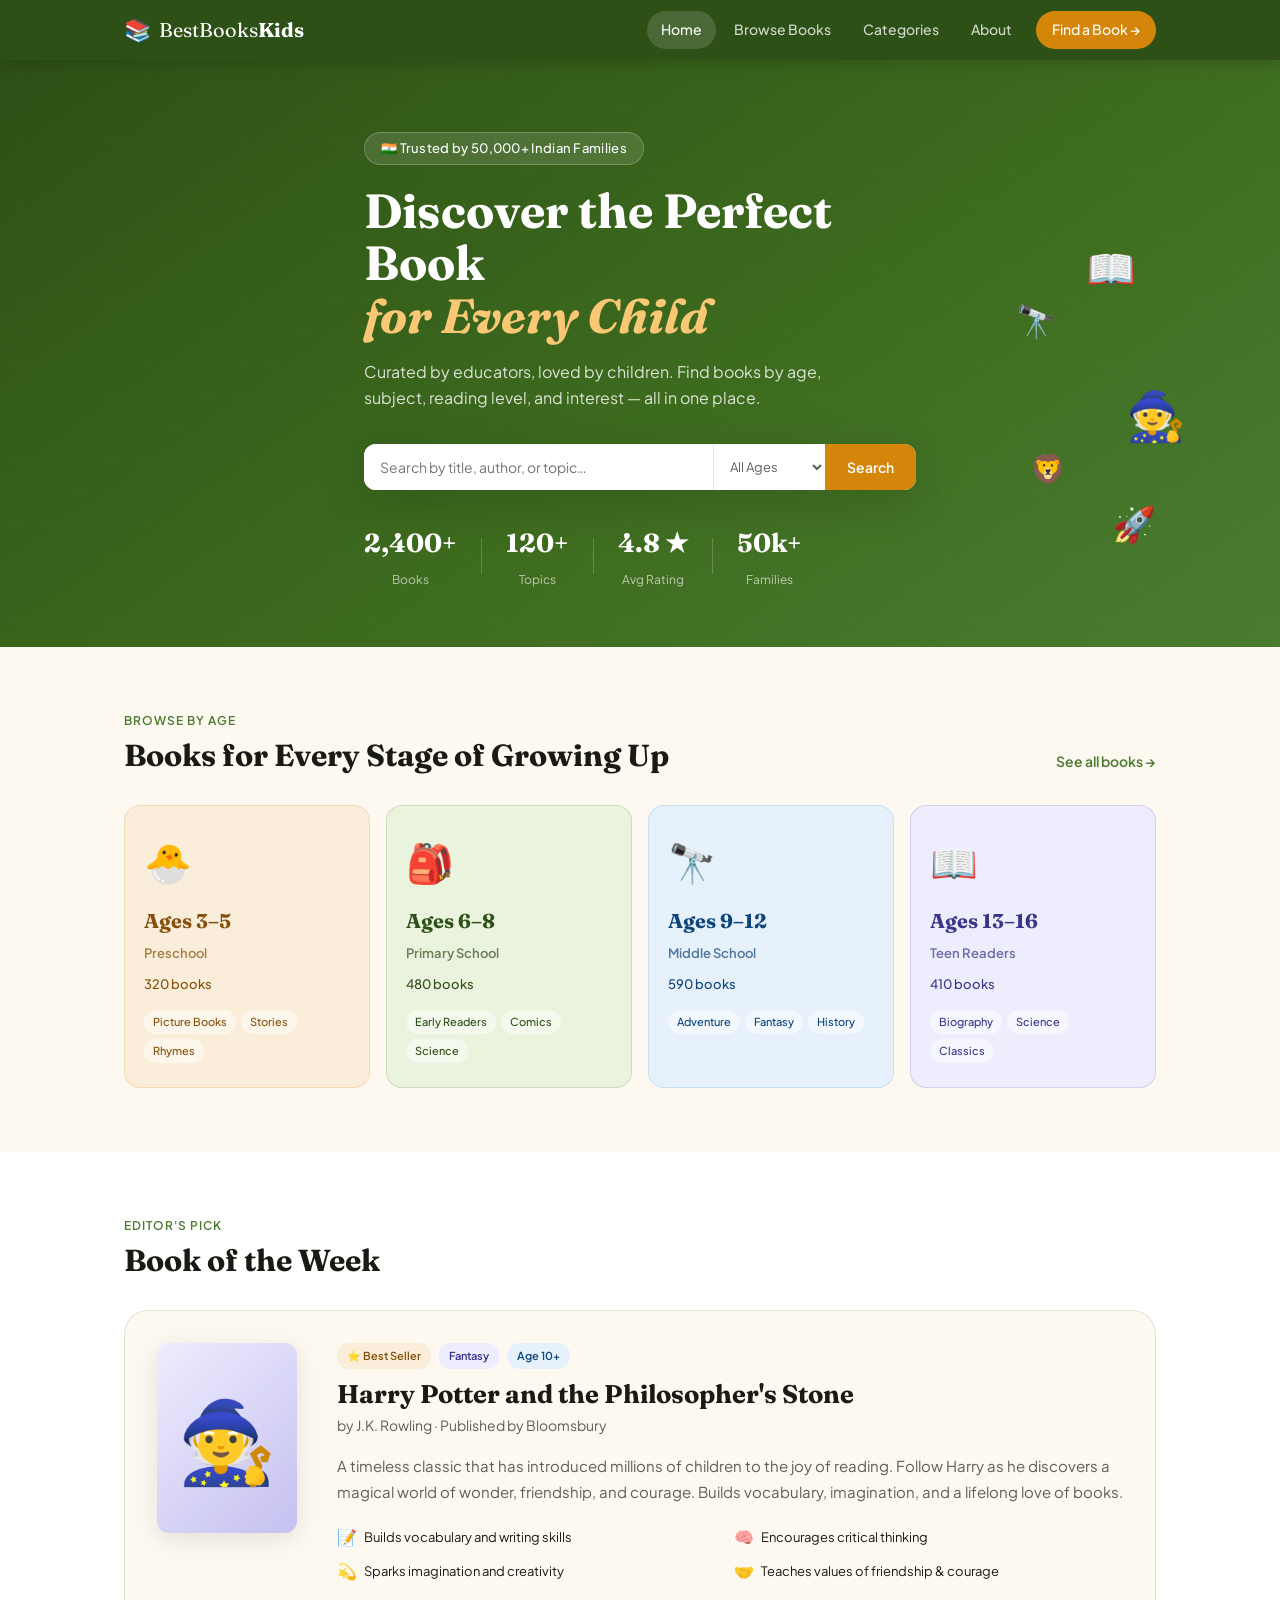
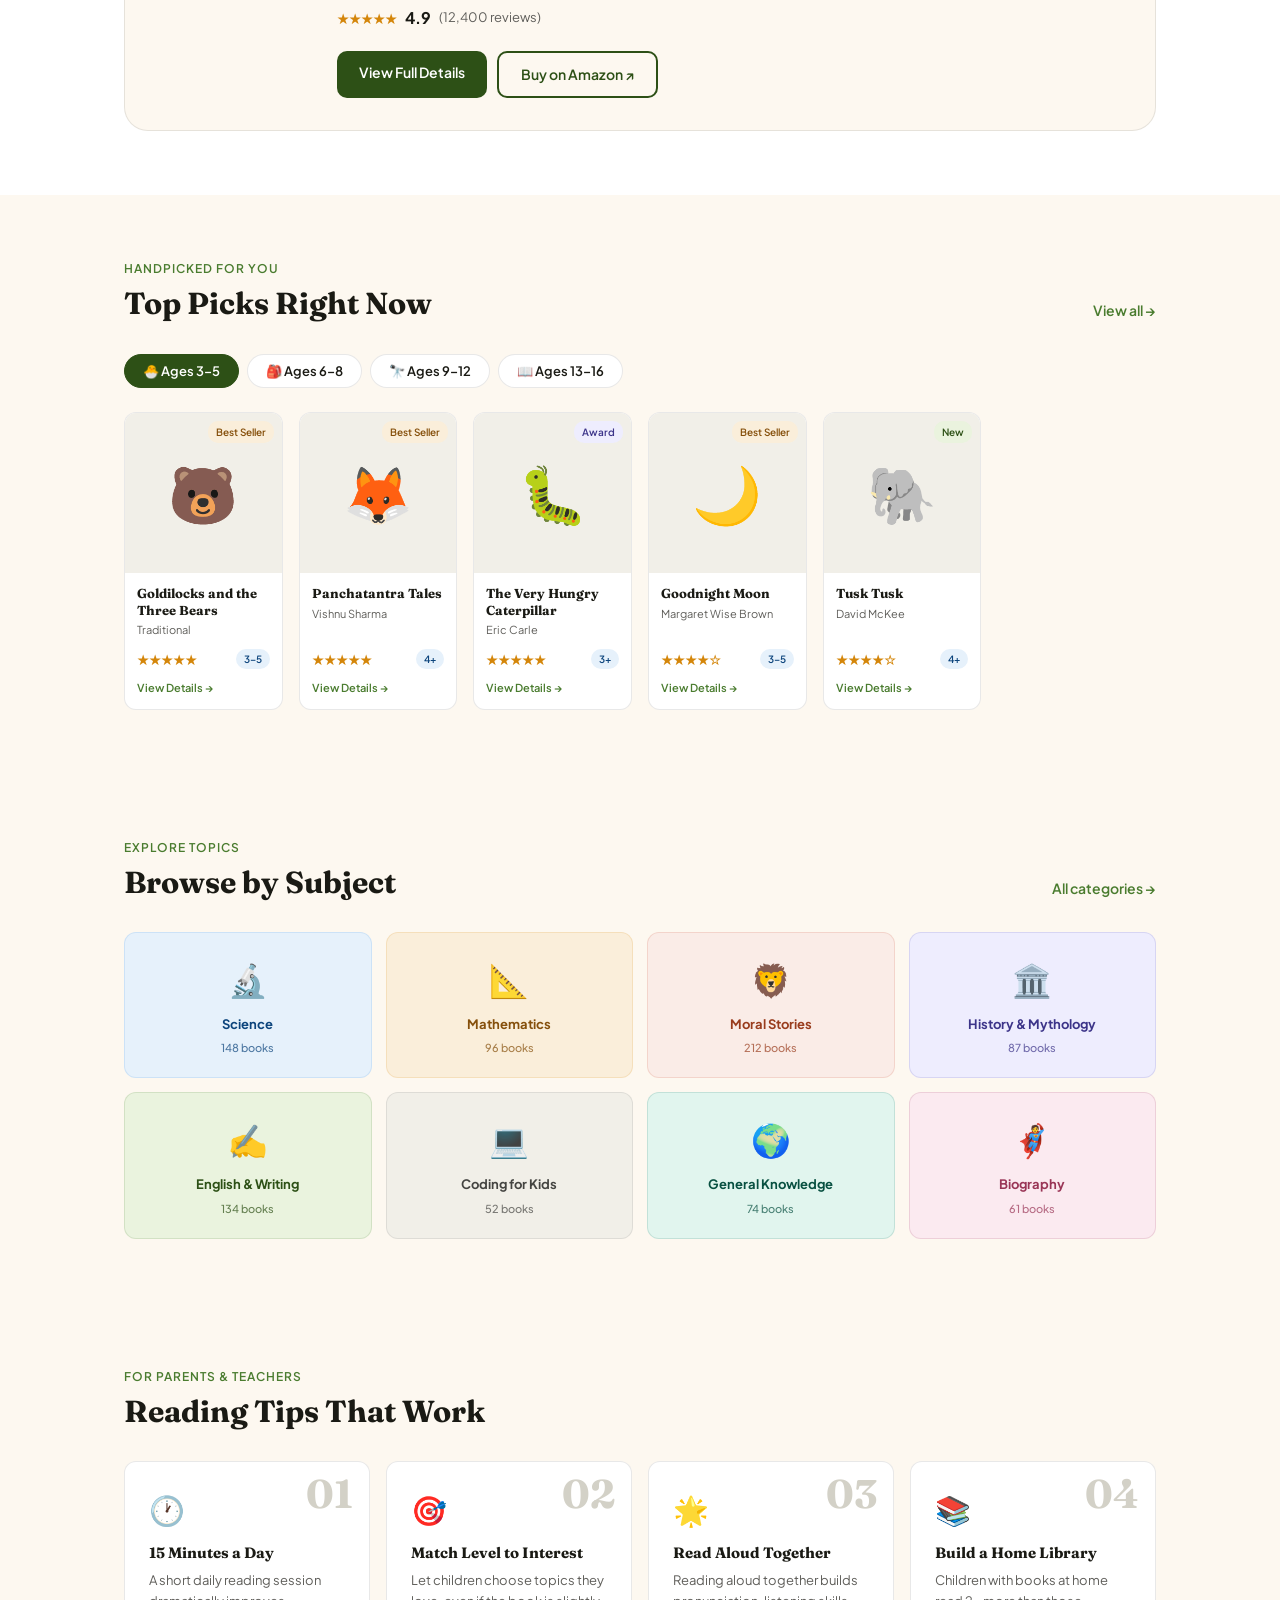
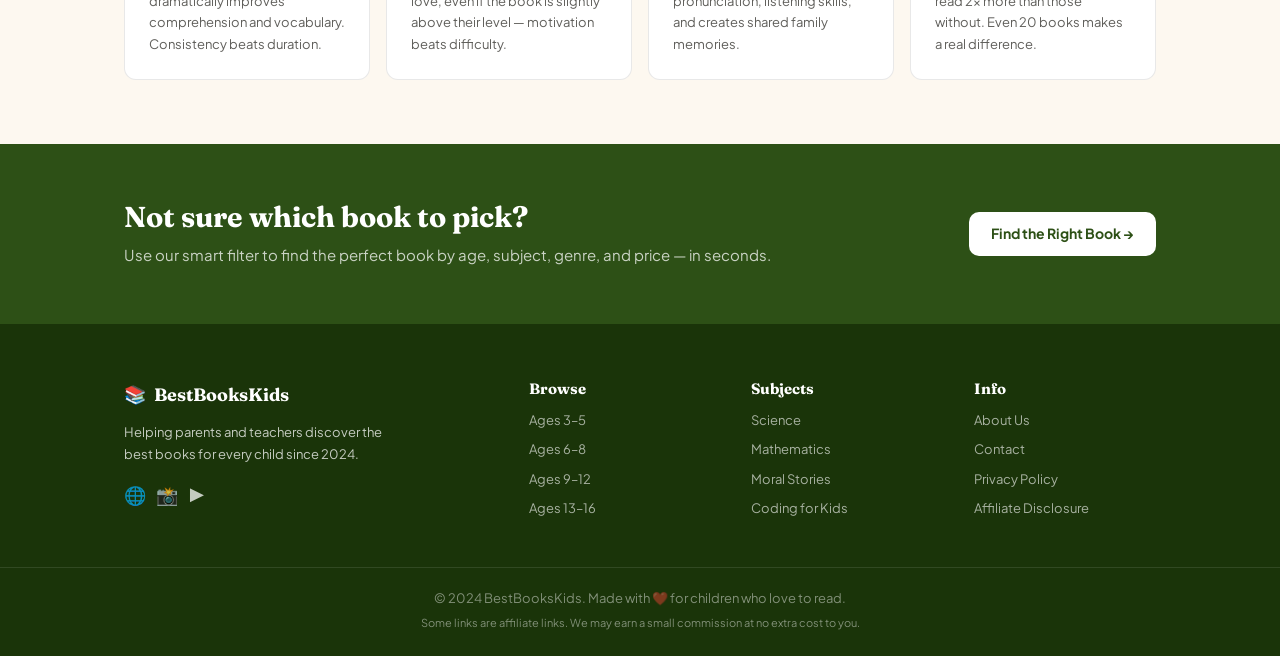
<file: index.html>
<!DOCTYPE html>
<html lang="en">
<head>
  <meta charset="UTF-8" />
  <meta name="viewport" content="width=device-width, initial-scale=1.0" />
  <meta name="description" content="Discover the best books for children by age, subject, genre and reading level. Trusted by 50,000+ Indian families." />
  <title>BestBooksKids – Find the Perfect Book for Every Child</title>
  <link rel="preconnect" href="https://fonts.googleapis.com" />
  <link rel="preconnect" href="https://fonts.gstatic.com" crossorigin />
  <link href="https://fonts.googleapis.com/css2?family=Fraunces:ital,opsz,wght@0,9..144,400;0,9..144,600;0,9..144,700;1,9..144,400&family=Plus+Jakarta+Sans:wght@400;500;600&display=swap" rel="stylesheet" />
  <link rel="stylesheet" href="css/style.css" />
</head>
<body>

  <!-- ░░ NAVBAR ░░ -->
  <header class="navbar" id="navbar">
    <div class="container nav-inner">
      <a href="index.html" class="logo">
        <span class="logo-icon">📚</span>
        <span>BestBooks<strong>Kids</strong></span>
      </a>
      <nav class="nav-links" id="navLinks">
        <a href="index.html" class="active">Home</a>
        <a href="books.html">Browse Books</a>
        <a href="categories.html">Categories</a>
        <a href="about.html">About</a>
        <a href="books.html" class="nav-cta">Find a Book →</a>
      </nav>
      <button class="hamburger" id="hamburger" aria-label="Toggle menu">
        <span></span><span></span><span></span>
      </button>
    </div>
  </header>

  <!-- ░░ HERO ░░ -->
  <section class="hero">
    <div class="hero-bg-pattern"></div>
    <div class="container hero-content">
      <div class="hero-badge animate-in" style="--delay:0s">🇮🇳 Trusted by 50,000+ Indian Families</div>
      <h1 class="animate-in" style="--delay:0.1s">
        Discover the Perfect Book<br />
        <em>for Every Child</em>
      </h1>
      <p class="hero-sub animate-in" style="--delay:0.2s">
        Curated by educators, loved by children. Find books by age, subject, reading level, and interest — all in one place.
      </p>
      <form class="search-bar animate-in" style="--delay:0.3s" action="books.html" method="GET">
        <input type="text" name="q" placeholder="Search by title, author, or topic…" aria-label="Search books" />
        <select name="age" aria-label="Select age group">
          <option value="">All Ages</option>
          <option value="3-5">Ages 3–5</option>
          <option value="6-8">Ages 6–8</option>
          <option value="9-12">Ages 9–12</option>
          <option value="13-16">Ages 13–16</option>
        </select>
        <button type="submit">Search</button>
      </form>
      <div class="hero-stats animate-in" style="--delay:0.4s">
        <div class="stat"><strong>2,400+</strong><span>Books</span></div>
        <div class="stat-divider"></div>
        <div class="stat"><strong>120+</strong><span>Topics</span></div>
        <div class="stat-divider"></div>
        <div class="stat"><strong>4.8 ★</strong><span>Avg Rating</span></div>
        <div class="stat-divider"></div>
        <div class="stat"><strong>50k+</strong><span>Families</span></div>
      </div>
    </div>
    <div class="hero-books-float" aria-hidden="true">
      <span class="float-book fb1">📖</span>
      <span class="float-book fb2">🔭</span>
      <span class="float-book fb3">🧙</span>
      <span class="float-book fb4">🦁</span>
      <span class="float-book fb5">🚀</span>
    </div>
  </section>

  <!-- ░░ AGE CATEGORIES ░░ -->
  <section class="section age-section">
    <div class="container">
      <div class="section-header">
        <div>
          <span class="section-label">Browse by Age</span>
          <h2>Books for Every Stage of Growing Up</h2>
        </div>
        <a href="books.html" class="see-all">See all books →</a>
      </div>
      <div class="age-cards">
        <a href="books.html?age=3-5" class="age-card age-card--yellow">
          <div class="age-emoji">🐣</div>
          <div class="age-range">Ages 3–5</div>
          <div class="age-label">Preschool</div>
          <div class="age-count">320 books</div>
          <div class="age-tags"><span>Picture Books</span><span>Stories</span><span>Rhymes</span></div>
        </a>
        <a href="books.html?age=6-8" class="age-card age-card--green">
          <div class="age-emoji">🎒</div>
          <div class="age-range">Ages 6–8</div>
          <div class="age-label">Primary School</div>
          <div class="age-count">480 books</div>
          <div class="age-tags"><span>Early Readers</span><span>Comics</span><span>Science</span></div>
        </a>
        <a href="books.html?age=9-12" class="age-card age-card--blue">
          <div class="age-emoji">🔭</div>
          <div class="age-range">Ages 9–12</div>
          <div class="age-label">Middle School</div>
          <div class="age-count">590 books</div>
          <div class="age-tags"><span>Adventure</span><span>Fantasy</span><span>History</span></div>
        </a>
        <a href="books.html?age=13-16" class="age-card age-card--purple">
          <div class="age-emoji">📖</div>
          <div class="age-range">Ages 13–16</div>
          <div class="age-label">Teen Readers</div>
          <div class="age-count">410 books</div>
          <div class="age-tags"><span>Biography</span><span>Science</span><span>Classics</span></div>
        </a>
      </div>
    </div>
  </section>

  <!-- ░░ FEATURED BOOK ░░ -->
  <section class="section featured-section">
    <div class="container">
      <div class="section-header">
        <div>
          <span class="section-label">Editor's Pick</span>
          <h2>Book of the Week</h2>
        </div>
      </div>
      <div class="featured-card">
        <div class="featured-cover">🧙</div>
        <div class="featured-body">
          <div class="featured-tags-row">
            <span class="tag tag--amber">⭐ Best Seller</span>
            <span class="tag tag--purple">Fantasy</span>
            <span class="tag tag--blue">Age 10+</span>
          </div>
          <h3 class="featured-title">Harry Potter and the Philosopher's Stone</h3>
          <p class="featured-author">by J.K. Rowling · Published by Bloomsbury</p>
          <p class="featured-desc">
            A timeless classic that has introduced millions of children to the joy of reading. Follow Harry as he discovers a magical world of wonder, friendship, and courage. Builds vocabulary, imagination, and a lifelong love of books.
          </p>
          <div class="featured-benefits">
            <div class="benefit"><span class="benefit-icon">📝</span> Builds vocabulary and writing skills</div>
            <div class="benefit"><span class="benefit-icon">🧠</span> Encourages critical thinking</div>
            <div class="benefit"><span class="benefit-icon">💫</span> Sparks imagination and creativity</div>
            <div class="benefit"><span class="benefit-icon">🤝</span> Teaches values of friendship & courage</div>
          </div>
          <div class="featured-rating">
            <span class="stars">★★★★★</span>
            <span class="rating-val">4.9</span>
            <span class="rating-count">(12,400 reviews)</span>
          </div>
          <div class="featured-actions">
            <a href="book-detail.html" class="btn btn-primary">View Full Details</a>
            <a href="https://www.amazon.in/s?k=Harry+Potter+Philosopher+Stone" target="_blank" rel="noopener" class="btn btn-outline">Buy on Amazon ↗</a>
          </div>
        </div>
      </div>
    </div>
  </section>

  <!-- ░░ TOP BOOKS GRID ░░ -->
  <section class="section books-section">
    <div class="container">
      <div class="section-header">
        <div>
          <span class="section-label">Handpicked for You</span>
          <h2>Top Picks Right Now</h2>
        </div>
        <a href="books.html" class="see-all">View all →</a>
      </div>
      <div class="age-filter-tabs" role="tablist">
        <button class="tab active" onclick="filterBooks(this,'3-5')" role="tab">🐣 Ages 3–5</button>
        <button class="tab" onclick="filterBooks(this,'6-8')" role="tab">🎒 Ages 6–8</button>
        <button class="tab" onclick="filterBooks(this,'9-12')" role="tab">🔭 Ages 9–12</button>
        <button class="tab" onclick="filterBooks(this,'13-16')" role="tab">📖 Ages 13–16</button>
      </div>
      <div class="books-grid" id="booksGrid">
        <!-- Injected by JS -->
      </div>
    </div>
  </section>

  <!-- ░░ SUBJECT CATEGORIES ░░ -->
  <section class="section categories-section">
    <div class="container">
      <div class="section-header">
        <div>
          <span class="section-label">Explore Topics</span>
          <h2>Browse by Subject</h2>
        </div>
        <a href="categories.html" class="see-all">All categories →</a>
      </div>
      <div class="cat-grid">
        <a href="books.html?subject=science" class="cat-card cat--blue">
          <div class="cat-icon">🔬</div>
          <div class="cat-name">Science</div>
          <div class="cat-count">148 books</div>
        </a>
        <a href="books.html?subject=maths" class="cat-card cat--amber">
          <div class="cat-icon">📐</div>
          <div class="cat-name">Mathematics</div>
          <div class="cat-count">96 books</div>
        </a>
        <a href="books.html?subject=stories" class="cat-card cat--coral">
          <div class="cat-icon">🦁</div>
          <div class="cat-name">Moral Stories</div>
          <div class="cat-count">212 books</div>
        </a>
        <a href="books.html?subject=history" class="cat-card cat--purple">
          <div class="cat-icon">🏛️</div>
          <div class="cat-name">History & Mythology</div>
          <div class="cat-count">87 books</div>
        </a>
        <a href="books.html?subject=english" class="cat-card cat--green">
          <div class="cat-icon">✍️</div>
          <div class="cat-name">English & Writing</div>
          <div class="cat-count">134 books</div>
        </a>
        <a href="books.html?subject=coding" class="cat-card cat--gray">
          <div class="cat-icon">💻</div>
          <div class="cat-name">Coding for Kids</div>
          <div class="cat-count">52 books</div>
        </a>
        <a href="books.html?subject=gk" class="cat-card cat--teal">
          <div class="cat-icon">🌍</div>
          <div class="cat-name">General Knowledge</div>
          <div class="cat-count">74 books</div>
        </a>
        <a href="books.html?subject=biography" class="cat-card cat--pink">
          <div class="cat-icon">🦸</div>
          <div class="cat-name">Biography</div>
          <div class="cat-count">61 books</div>
        </a>
      </div>
    </div>
  </section>

  <!-- ░░ READING TIPS ░░ -->
  <section class="section tips-section">
    <div class="container">
      <div class="section-header">
        <div>
          <span class="section-label">For Parents & Teachers</span>
          <h2>Reading Tips That Work</h2>
        </div>
      </div>
      <div class="tips-grid">
        <div class="tip-card">
          <div class="tip-num">01</div>
          <div class="tip-icon">🕐</div>
          <h4>15 Minutes a Day</h4>
          <p>A short daily reading session dramatically improves comprehension and vocabulary. Consistency beats duration.</p>
        </div>
        <div class="tip-card">
          <div class="tip-num">02</div>
          <div class="tip-icon">🎯</div>
          <h4>Match Level to Interest</h4>
          <p>Let children choose topics they love, even if the book is slightly above their level — motivation beats difficulty.</p>
        </div>
        <div class="tip-card">
          <div class="tip-num">03</div>
          <div class="tip-icon">🌟</div>
          <h4>Read Aloud Together</h4>
          <p>Reading aloud together builds pronunciation, listening skills, and creates shared family memories.</p>
        </div>
        <div class="tip-card">
          <div class="tip-num">04</div>
          <div class="tip-icon">📚</div>
          <h4>Build a Home Library</h4>
          <p>Children with books at home read 2× more than those without. Even 20 books makes a real difference.</p>
        </div>
      </div>
    </div>
  </section>

  <!-- ░░ CTA BANNER ░░ -->
  <section class="cta-banner">
    <div class="container cta-inner">
      <div class="cta-text">
        <h2>Not sure which book to pick?</h2>
        <p>Use our smart filter to find the perfect book by age, subject, genre, and price — in seconds.</p>
      </div>
      <a href="books.html" class="btn btn-white">Find the Right Book →</a>
    </div>
  </section>

  <!-- ░░ FOOTER ░░ -->
  <footer class="footer">
    <div class="container footer-grid">
      <div class="footer-brand">
        <div class="logo">📚 <strong>BestBooksKids</strong></div>
        <p>Helping parents and teachers discover the best books for every child since 2024.</p>
        <div class="footer-socials">
          <a href="#" aria-label="Facebook">🌐</a>
          <a href="#" aria-label="Instagram">📸</a>
          <a href="#" aria-label="YouTube">▶️</a>
        </div>
      </div>
      <div class="footer-col">
        <h5>Browse</h5>
        <a href="books.html?age=3-5">Ages 3–5</a>
        <a href="books.html?age=6-8">Ages 6–8</a>
        <a href="books.html?age=9-12">Ages 9–12</a>
        <a href="books.html?age=13-16">Ages 13–16</a>
      </div>
      <div class="footer-col">
        <h5>Subjects</h5>
        <a href="books.html?subject=science">Science</a>
        <a href="books.html?subject=maths">Mathematics</a>
        <a href="books.html?subject=stories">Moral Stories</a>
        <a href="books.html?subject=coding">Coding for Kids</a>
      </div>
      <div class="footer-col">
        <h5>Info</h5>
        <a href="about.html">About Us</a>
        <a href="#">Contact</a>
        <a href="#">Privacy Policy</a>
        <a href="#">Affiliate Disclosure</a>
      </div>
    </div>
    <div class="footer-bottom">
      <p>© 2024 BestBooksKids. Made with ❤️ for children who love to read.</p>
      <p class="affiliate-note">Some links are affiliate links. We may earn a small commission at no extra cost to you.</p>
    </div>
  </footer>

  <script src="js/main.js"></script>
</body>
</html>
</file>
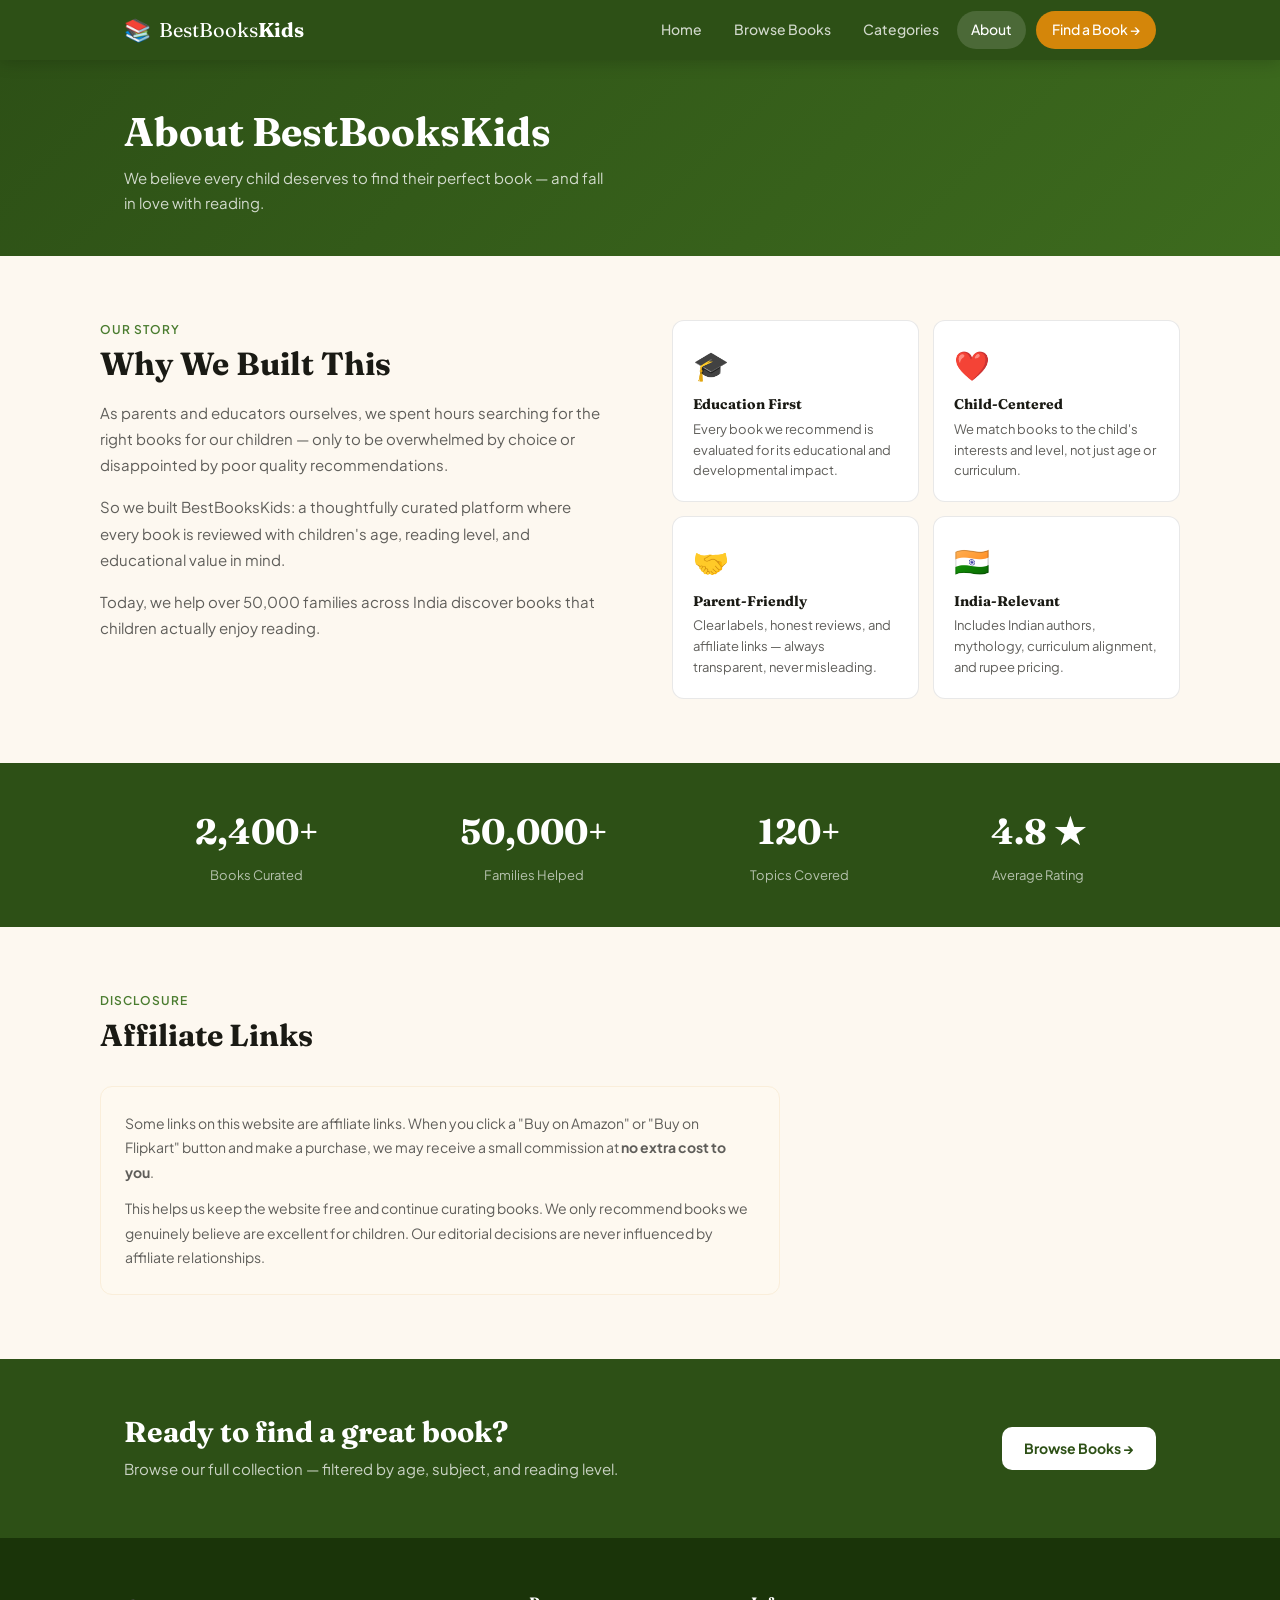
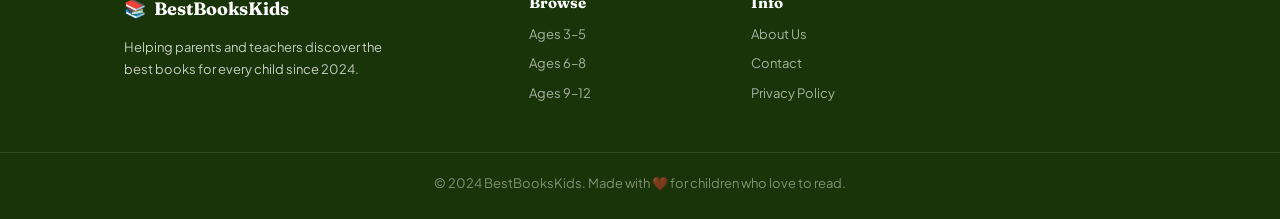
<file: about.html>
<!DOCTYPE html>
<html lang="en">
<head>
  <meta charset="UTF-8" />
  <meta name="viewport" content="width=device-width, initial-scale=1.0" />
  <title>About Us – BestBooksKids</title>
  <link rel="preconnect" href="https://fonts.googleapis.com" />
  <link rel="preconnect" href="https://fonts.gstatic.com" crossorigin />
  <link href="https://fonts.googleapis.com/css2?family=Fraunces:ital,opsz,wght@0,9..144,400;0,9..144,600;0,9..144,700;1,9..144,400&family=Plus+Jakarta+Sans:wght@400;500;600&display=swap" rel="stylesheet" />
  <link rel="stylesheet" href="css/style.css" />
</head>
<body>

  <header class="navbar" id="navbar">
    <div class="container nav-inner">
      <a href="index.html" class="logo"><span class="logo-icon">📚</span><span>BestBooks<strong>Kids</strong></span></a>
      <nav class="nav-links" id="navLinks">
        <a href="index.html">Home</a>
        <a href="books.html">Browse Books</a>
        <a href="categories.html">Categories</a>
        <a href="about.html" class="active">About</a>
        <a href="books.html" class="nav-cta">Find a Book →</a>
      </nav>
      <button class="hamburger" id="hamburger" aria-label="Toggle menu"><span></span><span></span><span></span></button>
    </div>
  </header>

  <section class="page-hero">
    <div class="container">
      <h1>About BestBooksKids</h1>
      <p>We believe every child deserves to find their perfect book — and fall in love with reading.</p>
    </div>
  </section>

  <section class="section container about-section">
    <div class="about-grid">
      <div class="about-text">
        <span class="section-label">Our Story</span>
        <h2>Why We Built This</h2>
        <p>As parents and educators ourselves, we spent hours searching for the right books for our children — only to be overwhelmed by choice or disappointed by poor quality recommendations.</p>
        <p style="margin-top:1rem">So we built BestBooksKids: a thoughtfully curated platform where every book is reviewed with children's age, reading level, and educational value in mind.</p>
        <p style="margin-top:1rem">Today, we help over 50,000 families across India discover books that children actually enjoy reading.</p>
      </div>
      <div class="about-values">
        <div class="value-card"><div class="val-icon">🎓</div><h4>Education First</h4><p>Every book we recommend is evaluated for its educational and developmental impact.</p></div>
        <div class="value-card"><div class="val-icon">❤️</div><h4>Child-Centered</h4><p>We match books to the child's interests and level, not just age or curriculum.</p></div>
        <div class="value-card"><div class="val-icon">🤝</div><h4>Parent-Friendly</h4><p>Clear labels, honest reviews, and affiliate links — always transparent, never misleading.</p></div>
        <div class="value-card"><div class="val-icon">🇮🇳</div><h4>India-Relevant</h4><p>Includes Indian authors, mythology, curriculum alignment, and rupee pricing.</p></div>
      </div>
    </div>
  </section>

  <section class="stats-strip">
    <div class="container stats-inner">
      <div class="stat-block"><strong>2,400+</strong><span>Books Curated</span></div>
      <div class="stat-block"><strong>50,000+</strong><span>Families Helped</span></div>
      <div class="stat-block"><strong>120+</strong><span>Topics Covered</span></div>
      <div class="stat-block"><strong>4.8 ★</strong><span>Average Rating</span></div>
    </div>
  </section>

  <section class="section container">
    <div class="section-header"><div><span class="section-label">Disclosure</span><h2>Affiliate Links</h2></div></div>
    <div class="disclosure-box">
      <p>Some links on this website are affiliate links. When you click a "Buy on Amazon" or "Buy on Flipkart" button and make a purchase, we may receive a small commission at <strong>no extra cost to you</strong>.</p>
      <p style="margin-top:0.75rem">This helps us keep the website free and continue curating books. We only recommend books we genuinely believe are excellent for children. Our editorial decisions are never influenced by affiliate relationships.</p>
    </div>
  </section>

  <section class="cta-banner">
    <div class="container cta-inner">
      <div class="cta-text"><h2>Ready to find a great book?</h2><p>Browse our full collection — filtered by age, subject, and reading level.</p></div>
      <a href="books.html" class="btn btn-white">Browse Books →</a>
    </div>
  </section>

  <footer class="footer">
    <div class="container footer-grid">
      <div class="footer-brand"><div class="logo">📚 <strong>BestBooksKids</strong></div><p>Helping parents and teachers discover the best books for every child since 2024.</p></div>
      <div class="footer-col"><h5>Browse</h5><a href="books.html?age=3-5">Ages 3–5</a><a href="books.html?age=6-8">Ages 6–8</a><a href="books.html?age=9-12">Ages 9–12</a></div>
      <div class="footer-col"><h5>Info</h5><a href="about.html">About Us</a><a href="#">Contact</a><a href="#">Privacy Policy</a></div>
    </div>
    <div class="footer-bottom"><p>© 2024 BestBooksKids. Made with ❤️ for children who love to read.</p></div>
  </footer>
  <script src="js/main.js"></script>
</body>
</html>
</file>
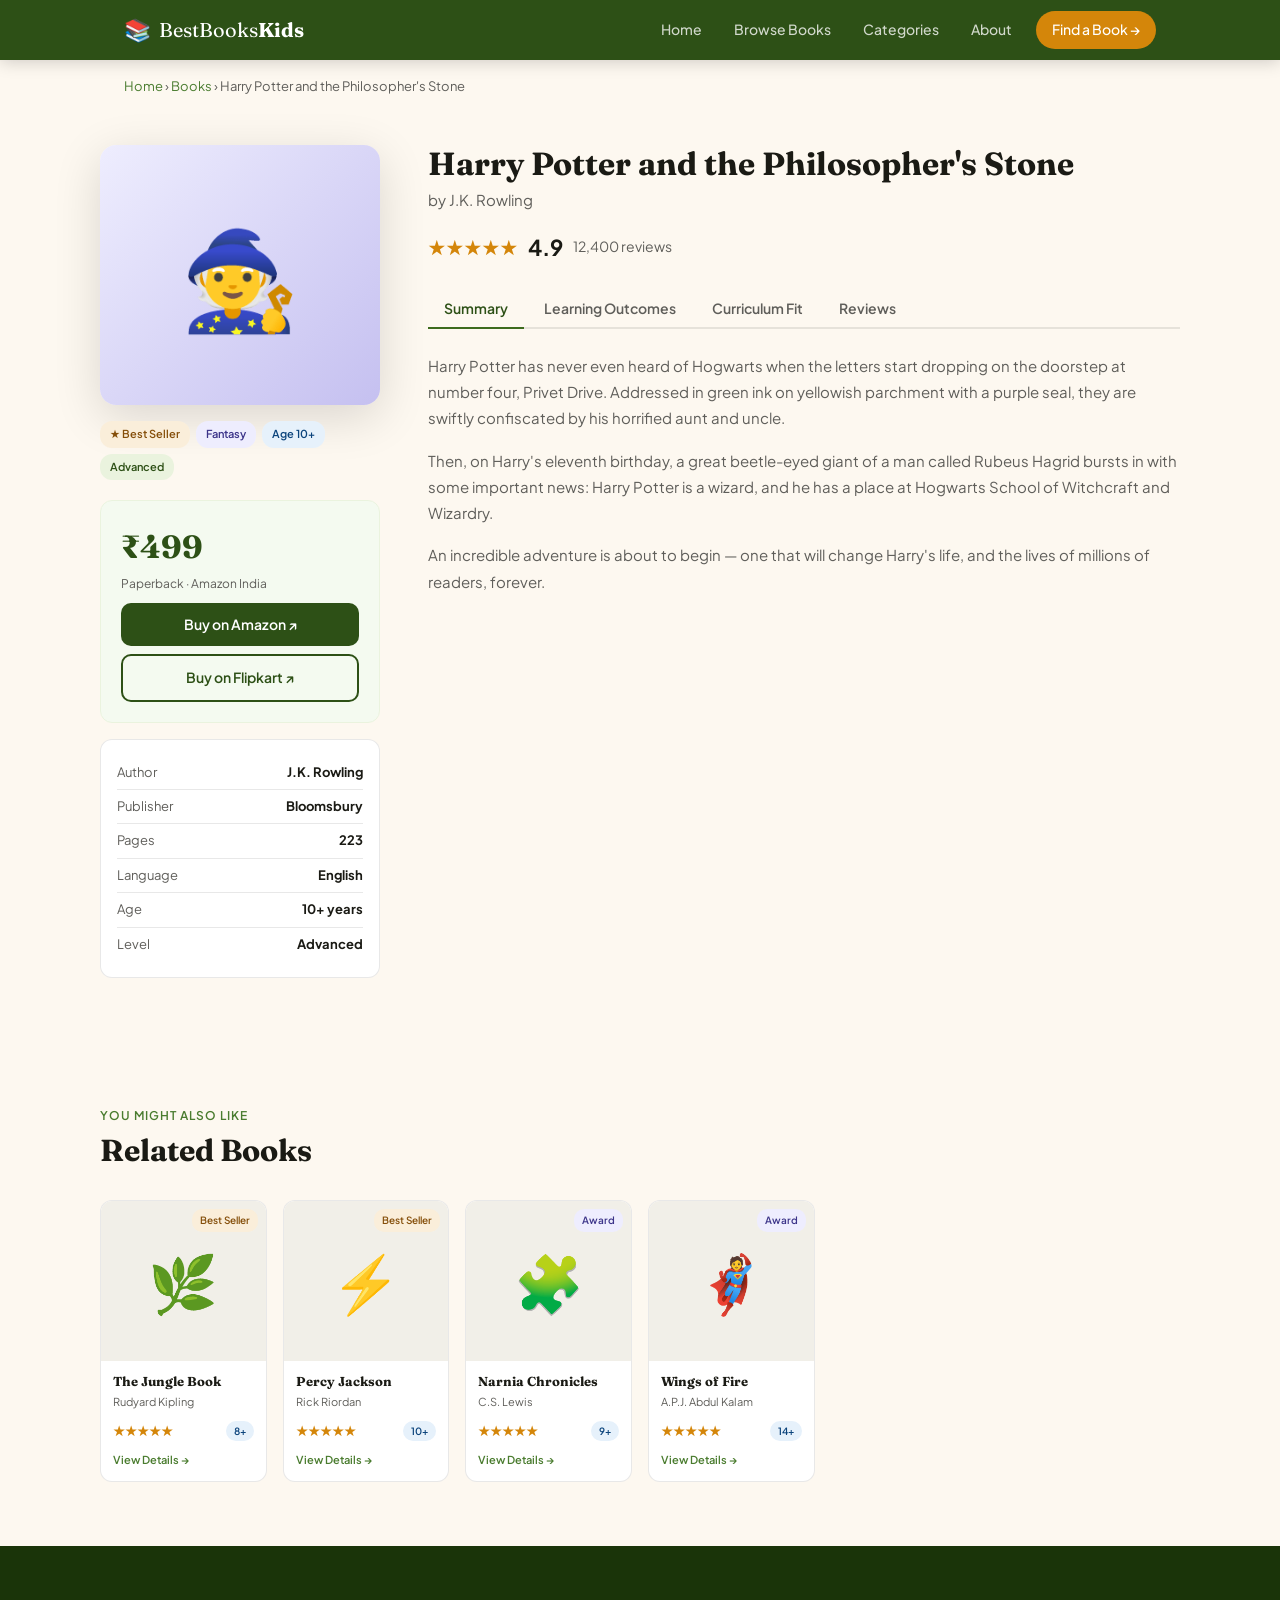
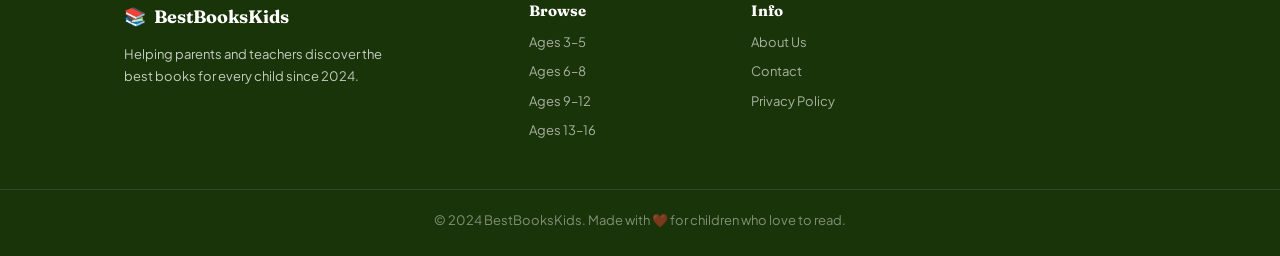
<file: book-detail.html>
<!DOCTYPE html>
<html lang="en">
<head>
  <meta charset="UTF-8" />
  <meta name="viewport" content="width=device-width, initial-scale=1.0" />
  <title>Harry Potter and the Philosopher's Stone – BestBooksKids</title>
  <link rel="preconnect" href="https://fonts.googleapis.com" />
  <link rel="preconnect" href="https://fonts.gstatic.com" crossorigin />
  <link href="https://fonts.googleapis.com/css2?family=Fraunces:ital,opsz,wght@0,9..144,400;0,9..144,600;0,9..144,700;1,9..144,400&family=Plus+Jakarta+Sans:wght@400;500;600&display=swap" rel="stylesheet" />
  <link rel="stylesheet" href="css/style.css" />
</head>
<body>

  <header class="navbar" id="navbar">
    <div class="container nav-inner">
      <a href="index.html" class="logo"><span class="logo-icon">📚</span><span>BestBooks<strong>Kids</strong></span></a>
      <nav class="nav-links" id="navLinks">
        <a href="index.html">Home</a>
        <a href="books.html">Browse Books</a>
        <a href="categories.html">Categories</a>
        <a href="about.html">About</a>
        <a href="books.html" class="nav-cta">Find a Book →</a>
      </nav>
      <button class="hamburger" id="hamburger" aria-label="Toggle menu"><span></span><span></span><span></span></button>
    </div>
  </header>

  <div class="container breadcrumb">
    <a href="index.html">Home</a> › <a href="books.html">Books</a> › Harry Potter and the Philosopher's Stone
  </div>

  <!-- BOOK DETAIL -->
  <section class="book-detail-section container">
    <div class="book-detail-grid">

      <!-- LEFT: Cover + Buy -->
      <div class="book-detail-left">
        <div class="book-detail-cover">🧙</div>
        <div class="book-detail-meta-pills">
          <span class="tag tag--amber">★ Best Seller</span>
          <span class="tag tag--purple">Fantasy</span>
          <span class="tag tag--blue">Age 10+</span>
          <span class="tag tag--green">Advanced</span>
        </div>
        <div class="book-price-box">
          <div class="price-main">₹499</div>
          <div class="price-note">Paperback · Amazon India</div>
          <a href="https://www.amazon.in/s?k=Harry+Potter+Philosophers+Stone" target="_blank" rel="noopener" class="btn btn-primary btn-block">Buy on Amazon ↗</a>
          <a href="https://www.flipkart.com/search?q=Harry+Potter+Philosophers+Stone" target="_blank" rel="noopener" class="btn btn-outline btn-block" style="margin-top:8px">Buy on Flipkart ↗</a>
        </div>
        <div class="detail-sidebar-info">
          <div class="si-row"><span>Author</span><strong>J.K. Rowling</strong></div>
          <div class="si-row"><span>Publisher</span><strong>Bloomsbury</strong></div>
          <div class="si-row"><span>Pages</span><strong>223</strong></div>
          <div class="si-row"><span>Language</span><strong>English</strong></div>
          <div class="si-row"><span>Age</span><strong>10+ years</strong></div>
          <div class="si-row"><span>Level</span><strong>Advanced</strong></div>
        </div>
      </div>

      <!-- RIGHT: Details -->
      <div class="book-detail-right">
        <h1 class="book-detail-title">Harry Potter and the Philosopher's Stone</h1>
        <p class="book-detail-author">by J.K. Rowling</p>

        <div class="book-rating-row">
          <span class="stars-lg">★★★★★</span>
          <span class="rating-big">4.9</span>
          <span class="rating-ct">12,400 reviews</span>
        </div>

        <div class="book-tabs">
          <button class="btab active" onclick="showTab(this,'summary')">Summary</button>
          <button class="btab" onclick="showTab(this,'learning')">Learning Outcomes</button>
          <button class="btab" onclick="showTab(this,'curriculum')">Curriculum Fit</button>
          <button class="btab" onclick="showTab(this,'reviews')">Reviews</button>
        </div>

        <div class="tab-content" id="tab-summary">
          <p>Harry Potter has never even heard of Hogwarts when the letters start dropping on the doorstep at number four, Privet Drive. Addressed in green ink on yellowish parchment with a purple seal, they are swiftly confiscated by his horrified aunt and uncle.</p>
          <p style="margin-top:1rem">Then, on Harry's eleventh birthday, a great beetle-eyed giant of a man called Rubeus Hagrid bursts in with some important news: Harry Potter is a wizard, and he has a place at Hogwarts School of Witchcraft and Wizardry.</p>
          <p style="margin-top:1rem">An incredible adventure is about to begin — one that will change Harry's life, and the lives of millions of readers, forever.</p>
        </div>

        <div class="tab-content hidden" id="tab-learning">
          <ul class="learning-list">
            <li>✅ Expands English vocabulary significantly</li>
            <li>✅ Builds reading stamina and focus</li>
            <li>✅ Encourages creative imagination and world-building</li>
            <li>✅ Teaches values: friendship, loyalty, courage, honesty</li>
            <li>✅ Develops empathy through rich character storytelling</li>
            <li>✅ Introduces children to complex narrative structure</li>
            <li>✅ Sparks interest in further reading (7-book series)</li>
            <li>✅ Improves comprehension and inference skills</li>
          </ul>
        </div>

        <div class="tab-content hidden" id="tab-curriculum">
          <div class="curriculum-table">
            <div class="ct-row"><span>CBSE Grade</span><strong>Grade 5 – 7 (supplementary)</strong></div>
            <div class="ct-row"><span>ICSE Grade</span><strong>Grade 5 – 8 (recommended)</strong></div>
            <div class="ct-row"><span>Subject</span><strong>English Literature / Library</strong></div>
            <div class="ct-row"><span>Skills Covered</span><strong>Reading, Comprehension, Vocabulary</strong></div>
            <div class="ct-row"><span>Competitive Reading</span><strong>Olympiad, Reading Challenges</strong></div>
          </div>
          <p style="margin-top:1rem;font-size:14px;color:#888">Note: This book is widely used in school library programs and recommended by teachers across India for improving English fluency.</p>
        </div>

        <div class="tab-content hidden" id="tab-reviews">
          <div class="review-card">
            <div class="review-top"><span class="stars">★★★★★</span><span class="reviewer">Priya M., Parent (Mumbai)</span></div>
            <p>"My 11-year-old was not interested in books at all. Harry Potter changed everything. She finished all 7 books in 3 months!"</p>
          </div>
          <div class="review-card">
            <div class="review-top"><span class="stars">★★★★★</span><span class="reviewer">Mrs. Sharma, Teacher (Delhi)</span></div>
            <p>"I recommend this to every student in class 6. The vocabulary improvement is remarkable and children genuinely love it."</p>
          </div>
          <div class="review-card">
            <div class="review-top"><span class="stars">★★★★☆</span><span class="reviewer">Rahul K., Student (Bangalore)</span></div>
            <p>"Best book I have ever read. I used to hate reading but now I have read it four times. The story never gets boring."</p>
          </div>
        </div>
      </div>
    </div>
  </section>

  <!-- RELATED BOOKS -->
  <section class="section container">
    <div class="section-header">
      <div><span class="section-label">You Might Also Like</span><h2>Related Books</h2></div>
    </div>
    <div class="books-grid" id="relatedGrid"></div>
  </section>

  <footer class="footer">
    <div class="container footer-grid">
      <div class="footer-brand">
        <div class="logo">📚 <strong>BestBooksKids</strong></div>
        <p>Helping parents and teachers discover the best books for every child since 2024.</p>
      </div>
      <div class="footer-col"><h5>Browse</h5><a href="books.html?age=3-5">Ages 3–5</a><a href="books.html?age=6-8">Ages 6–8</a><a href="books.html?age=9-12">Ages 9–12</a><a href="books.html?age=13-16">Ages 13–16</a></div>
      <div class="footer-col"><h5>Info</h5><a href="about.html">About Us</a><a href="#">Contact</a><a href="#">Privacy Policy</a></div>
    </div>
    <div class="footer-bottom"><p>© 2024 BestBooksKids. Made with ❤️ for children who love to read.</p></div>
  </footer>

  <script src="js/main.js"></script>
  <script>
    function showTab(btn, id) {
      document.querySelectorAll('.btab').forEach(b => b.classList.remove('active'));
      document.querySelectorAll('.tab-content').forEach(t => t.classList.add('hidden'));
      btn.classList.add('active');
      document.getElementById('tab-' + id).classList.remove('hidden');
    }
    // Related books
    const related = [
      { emoji:'🌿', title:'The Jungle Book', author:'Rudyard Kipling', age:'8+', stars:'★★★★★', badge:'bestseller' },
      { emoji:'⚡', title:'Percy Jackson', author:'Rick Riordan', age:'10+', stars:'★★★★★', badge:'bestseller' },
      { emoji:'🧩', title:'Narnia Chronicles', author:'C.S. Lewis', age:'9+', stars:'★★★★★', badge:'award' },
      { emoji:'🦸', title:'Wings of Fire', author:'A.P.J. Abdul Kalam', age:'14+', stars:'★★★★★', badge:'award' },
    ];
    const rg = document.getElementById('relatedGrid');
    rg.innerHTML = related.map(b => bookCardHTML(b)).join('');
    function bookCardHTML(b) {
      const bLabel = b.badge === 'bestseller' ? 'Best Seller' : b.badge === 'new' ? 'New' : 'Award';
      const bClass = 'badge-' + b.badge;
      return `<a href="book-detail.html" class="book-card">
        <div class="book-cover">${b.emoji}<span class="book-badge ${bClass}">${bLabel}</span></div>
        <div class="book-info">
          <div class="book-title">${b.title}</div>
          <div class="book-author">${b.author}</div>
          <div class="book-meta"><span class="stars">${b.stars}</span><span class="book-age">${b.age}</span></div>
          <div class="book-buy-hint">View Details →</div>
        </div>
      </a>`;
    }
  </script>
</body>
</html>
</file>
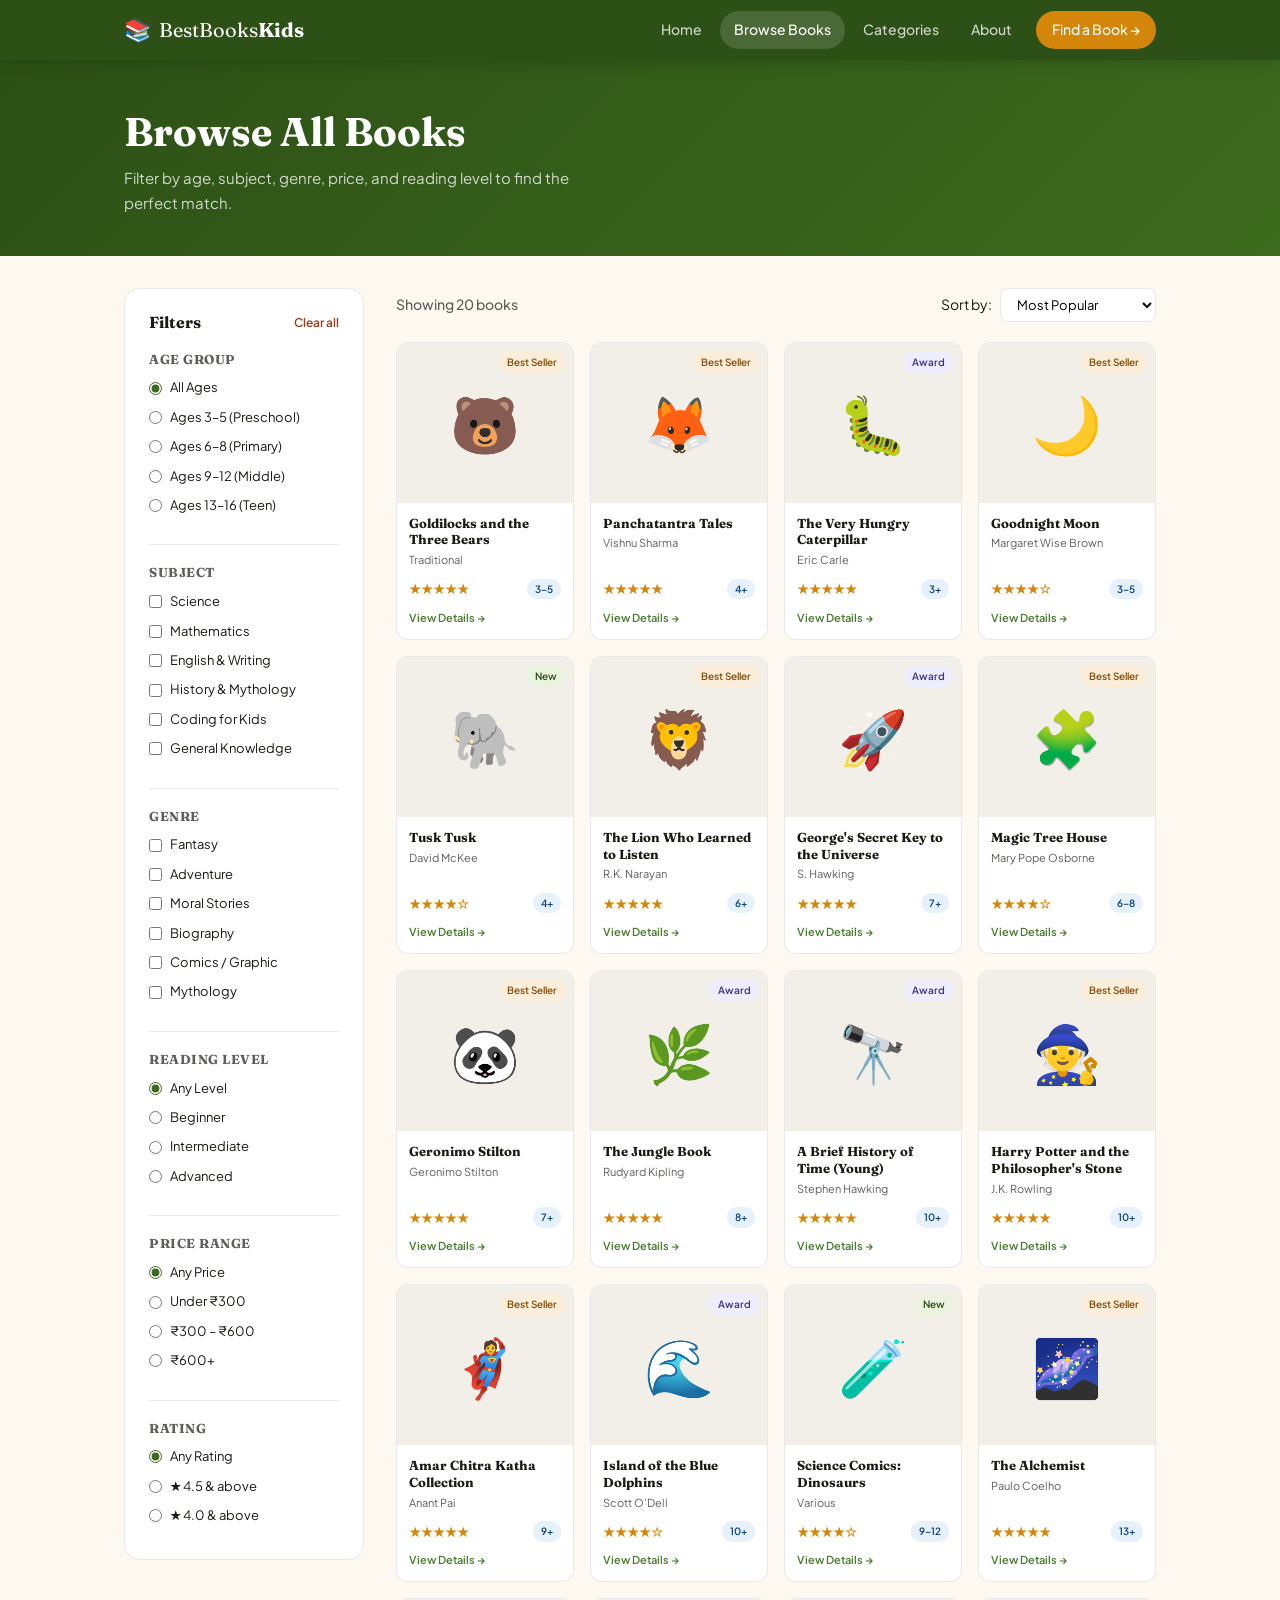
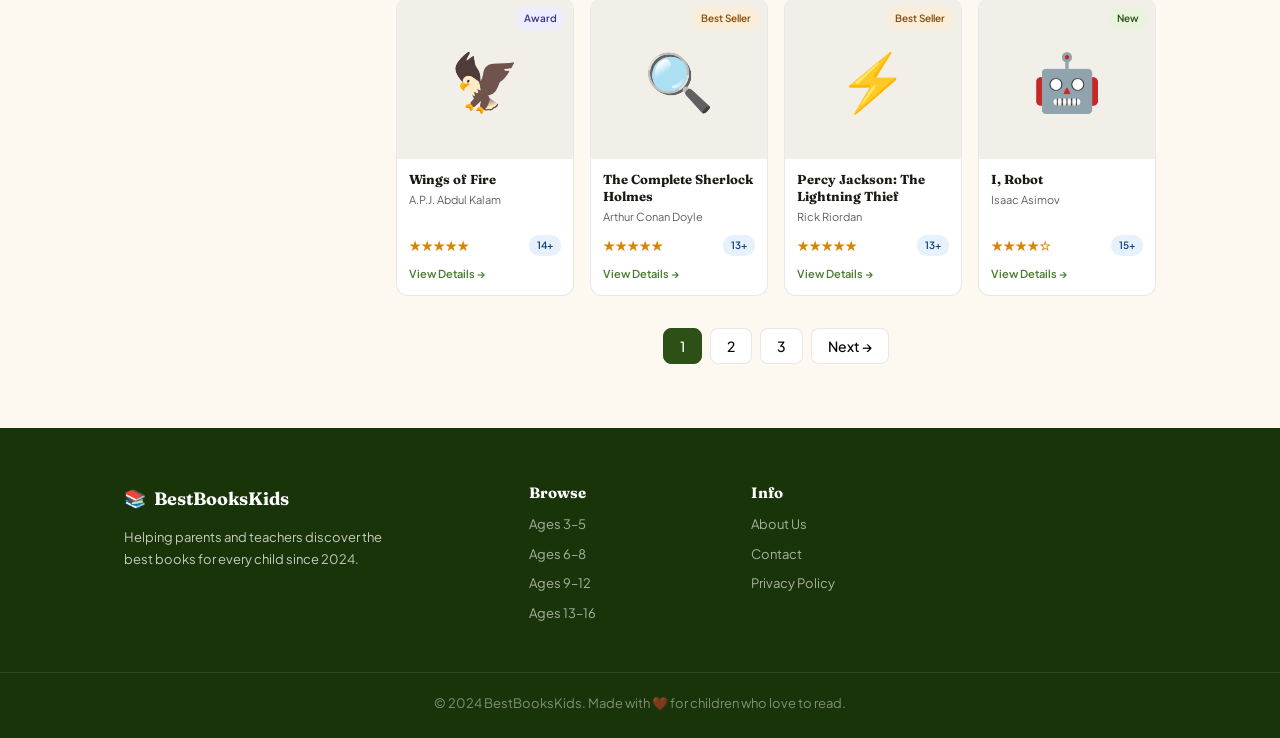
<file: books.html>
<!DOCTYPE html>
<html lang="en">
<head>
  <meta charset="UTF-8" />
  <meta name="viewport" content="width=device-width, initial-scale=1.0" />
  <meta name="description" content="Browse and filter the best children's books by age, subject, genre and reading level." />
  <title>Browse Books – BestBooksKids</title>
  <link rel="preconnect" href="https://fonts.googleapis.com" />
  <link rel="preconnect" href="https://fonts.gstatic.com" crossorigin />
  <link href="https://fonts.googleapis.com/css2?family=Fraunces:ital,opsz,wght@0,9..144,400;0,9..144,600;0,9..144,700;1,9..144,400&family=Plus+Jakarta+Sans:wght@400;500;600&display=swap" rel="stylesheet" />
  <link rel="stylesheet" href="css/style.css" />
</head>
<body>

  <header class="navbar" id="navbar">
    <div class="container nav-inner">
      <a href="index.html" class="logo">
        <span class="logo-icon">📚</span>
        <span>BestBooks<strong>Kids</strong></span>
      </a>
      <nav class="nav-links" id="navLinks">
        <a href="index.html">Home</a>
        <a href="books.html" class="active">Browse Books</a>
        <a href="categories.html">Categories</a>
        <a href="about.html">About</a>
        <a href="books.html" class="nav-cta">Find a Book →</a>
      </nav>
      <button class="hamburger" id="hamburger" aria-label="Toggle menu">
        <span></span><span></span><span></span>
      </button>
    </div>
  </header>

  <!-- PAGE HEADER -->
  <section class="page-hero">
    <div class="container">
      <h1>Browse All Books</h1>
      <p>Filter by age, subject, genre, price, and reading level to find the perfect match.</p>
    </div>
  </section>

  <!-- BROWSE LAYOUT -->
  <div class="browse-layout container">

    <!-- SIDEBAR FILTERS -->
    <aside class="filter-sidebar">
      <div class="filter-header">
        <h3>Filters</h3>
        <button class="clear-filters" onclick="clearFilters()">Clear all</button>
      </div>

      <div class="filter-group">
        <h4>Age Group</h4>
        <label><input type="radio" name="age" value="" checked onchange="applyFilters()"> All Ages</label>
        <label><input type="radio" name="age" value="3-5" onchange="applyFilters()"> Ages 3–5 (Preschool)</label>
        <label><input type="radio" name="age" value="6-8" onchange="applyFilters()"> Ages 6–8 (Primary)</label>
        <label><input type="radio" name="age" value="9-12" onchange="applyFilters()"> Ages 9–12 (Middle)</label>
        <label><input type="radio" name="age" value="13-16" onchange="applyFilters()"> Ages 13–16 (Teen)</label>
      </div>

      <div class="filter-group">
        <h4>Subject</h4>
        <label><input type="checkbox" value="science" onchange="applyFilters()"> Science</label>
        <label><input type="checkbox" value="maths" onchange="applyFilters()"> Mathematics</label>
        <label><input type="checkbox" value="english" onchange="applyFilters()"> English & Writing</label>
        <label><input type="checkbox" value="history" onchange="applyFilters()"> History & Mythology</label>
        <label><input type="checkbox" value="coding" onchange="applyFilters()"> Coding for Kids</label>
        <label><input type="checkbox" value="gk" onchange="applyFilters()"> General Knowledge</label>
      </div>

      <div class="filter-group">
        <h4>Genre</h4>
        <label><input type="checkbox" value="fantasy" onchange="applyFilters()"> Fantasy</label>
        <label><input type="checkbox" value="adventure" onchange="applyFilters()"> Adventure</label>
        <label><input type="checkbox" value="moral" onchange="applyFilters()"> Moral Stories</label>
        <label><input type="checkbox" value="biography" onchange="applyFilters()"> Biography</label>
        <label><input type="checkbox" value="comics" onchange="applyFilters()"> Comics / Graphic</label>
        <label><input type="checkbox" value="mythology" onchange="applyFilters()"> Mythology</label>
      </div>

      <div class="filter-group">
        <h4>Reading Level</h4>
        <label><input type="radio" name="level" value="" checked onchange="applyFilters()"> Any Level</label>
        <label><input type="radio" name="level" value="beginner" onchange="applyFilters()"> Beginner</label>
        <label><input type="radio" name="level" value="intermediate" onchange="applyFilters()"> Intermediate</label>
        <label><input type="radio" name="level" value="advanced" onchange="applyFilters()"> Advanced</label>
      </div>

      <div class="filter-group">
        <h4>Price Range</h4>
        <label><input type="radio" name="price" value="" checked onchange="applyFilters()"> Any Price</label>
        <label><input type="radio" name="price" value="low" onchange="applyFilters()"> Under ₹300</label>
        <label><input type="radio" name="price" value="mid" onchange="applyFilters()"> ₹300 – ₹600</label>
        <label><input type="radio" name="price" value="high" onchange="applyFilters()"> ₹600+</label>
      </div>

      <div class="filter-group">
        <h4>Rating</h4>
        <label><input type="radio" name="rating" value="" checked onchange="applyFilters()"> Any Rating</label>
        <label><input type="radio" name="rating" value="4.5" onchange="applyFilters()"> ★ 4.5 & above</label>
        <label><input type="radio" name="rating" value="4" onchange="applyFilters()"> ★ 4.0 & above</label>
      </div>
    </aside>

    <!-- MAIN CONTENT -->
    <main class="browse-main">
      <div class="browse-top-bar">
        <div class="results-count" id="resultsCount">Showing all books</div>
        <div class="sort-wrap">
          <label for="sortBy">Sort by:</label>
          <select id="sortBy" onchange="applyFilters()">
            <option value="popular">Most Popular</option>
            <option value="rating">Highest Rated</option>
            <option value="newest">Newest First</option>
            <option value="price-low">Price: Low to High</option>
            <option value="price-high">Price: High to Low</option>
          </select>
        </div>
      </div>

      <div class="books-grid books-grid--browse" id="browseGrid">
        <!-- Injected by JS -->
      </div>

      <div class="pagination" id="pagination">
        <button class="page-btn active">1</button>
        <button class="page-btn">2</button>
        <button class="page-btn">3</button>
        <button class="page-btn">Next →</button>
      </div>
    </main>
  </div>

  <footer class="footer">
    <div class="container footer-grid">
      <div class="footer-brand">
        <div class="logo">📚 <strong>BestBooksKids</strong></div>
        <p>Helping parents and teachers discover the best books for every child since 2024.</p>
      </div>
      <div class="footer-col">
        <h5>Browse</h5>
        <a href="books.html?age=3-5">Ages 3–5</a>
        <a href="books.html?age=6-8">Ages 6–8</a>
        <a href="books.html?age=9-12">Ages 9–12</a>
        <a href="books.html?age=13-16">Ages 13–16</a>
      </div>
      <div class="footer-col">
        <h5>Info</h5>
        <a href="about.html">About Us</a>
        <a href="#">Contact</a>
        <a href="#">Privacy Policy</a>
      </div>
    </div>
    <div class="footer-bottom">
      <p>© 2024 BestBooksKids. Made with ❤️ for children who love to read.</p>
    </div>
  </footer>

  <script src="js/main.js"></script>
  <script src="js/browse.js"></script>
</body>
</html>
</file>
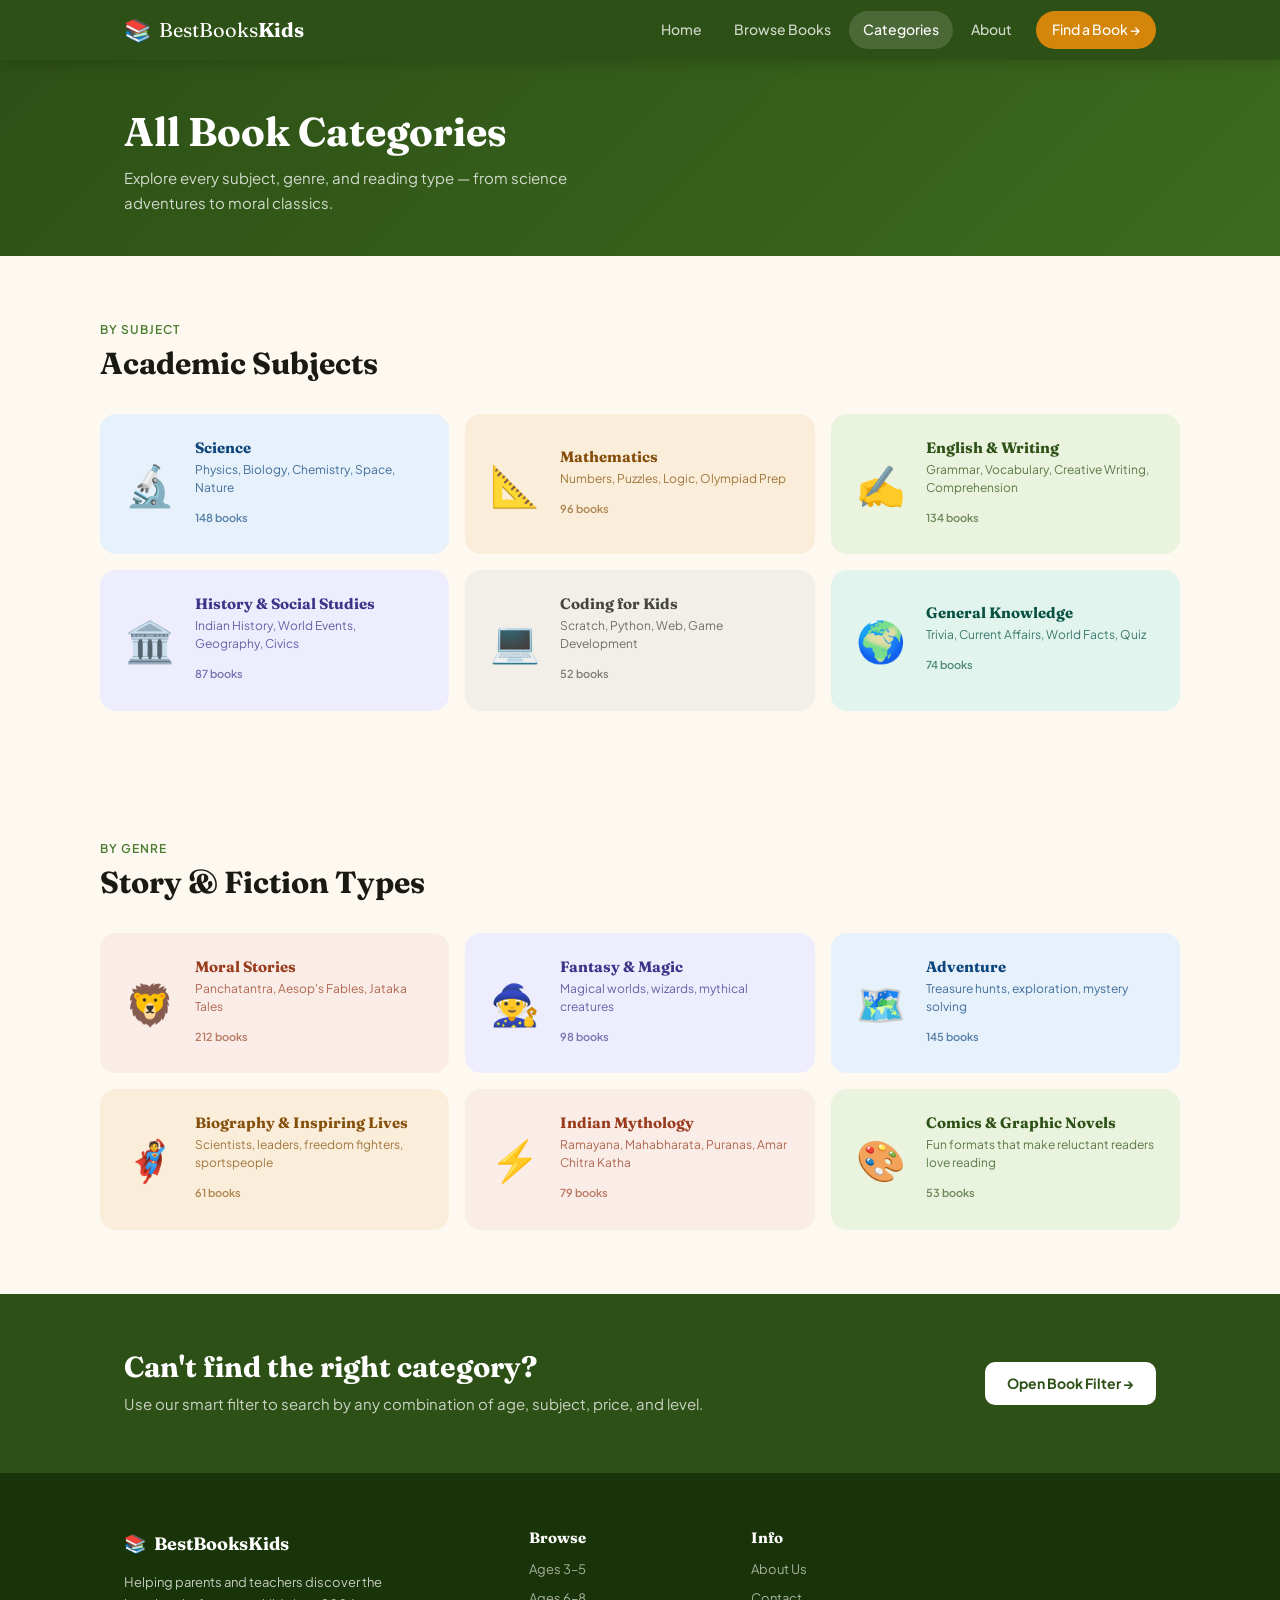
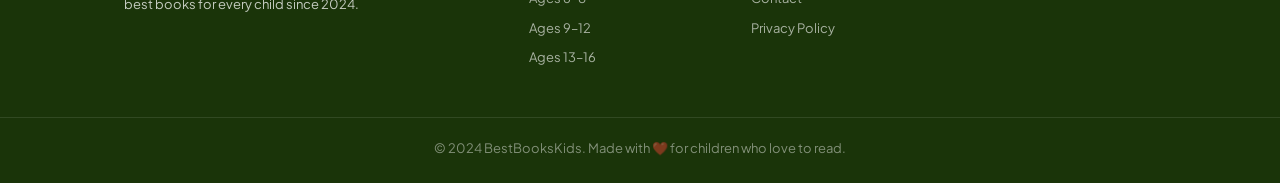
<file: categories.html>
<!DOCTYPE html>
<html lang="en">
<head>
  <meta charset="UTF-8" />
  <meta name="viewport" content="width=device-width, initial-scale=1.0" />
  <title>Book Categories – BestBooksKids</title>
  <link rel="preconnect" href="https://fonts.googleapis.com" />
  <link rel="preconnect" href="https://fonts.gstatic.com" crossorigin />
  <link href="https://fonts.googleapis.com/css2?family=Fraunces:ital,opsz,wght@0,9..144,400;0,9..144,600;0,9..144,700;1,9..144,400&family=Plus+Jakarta+Sans:wght@400;500;600&display=swap" rel="stylesheet" />
  <link rel="stylesheet" href="css/style.css" />
</head>
<body>

  <header class="navbar" id="navbar">
    <div class="container nav-inner">
      <a href="index.html" class="logo"><span class="logo-icon">📚</span><span>BestBooks<strong>Kids</strong></span></a>
      <nav class="nav-links" id="navLinks">
        <a href="index.html">Home</a>
        <a href="books.html">Browse Books</a>
        <a href="categories.html" class="active">Categories</a>
        <a href="about.html">About</a>
        <a href="books.html" class="nav-cta">Find a Book →</a>
      </nav>
      <button class="hamburger" id="hamburger" aria-label="Toggle menu"><span></span><span></span><span></span></button>
    </div>
  </header>

  <section class="page-hero">
    <div class="container">
      <h1>All Book Categories</h1>
      <p>Explore every subject, genre, and reading type — from science adventures to moral classics.</p>
    </div>
  </section>

  <section class="section container">
    <div class="section-header"><div><span class="section-label">By Subject</span><h2>Academic Subjects</h2></div></div>
    <div class="cat-grid cat-grid--large">
      <a href="books.html?subject=science" class="cat-card-large cat--blue">
        <div class="cat-icon-lg">🔬</div>
        <div class="cat-info"><h3>Science</h3><p>Physics, Biology, Chemistry, Space, Nature</p><span>148 books</span></div>
      </a>
      <a href="books.html?subject=maths" class="cat-card-large cat--amber">
        <div class="cat-icon-lg">📐</div>
        <div class="cat-info"><h3>Mathematics</h3><p>Numbers, Puzzles, Logic, Olympiad Prep</p><span>96 books</span></div>
      </a>
      <a href="books.html?subject=english" class="cat-card-large cat--green">
        <div class="cat-icon-lg">✍️</div>
        <div class="cat-info"><h3>English & Writing</h3><p>Grammar, Vocabulary, Creative Writing, Comprehension</p><span>134 books</span></div>
      </a>
      <a href="books.html?subject=history" class="cat-card-large cat--purple">
        <div class="cat-icon-lg">🏛️</div>
        <div class="cat-info"><h3>History & Social Studies</h3><p>Indian History, World Events, Geography, Civics</p><span>87 books</span></div>
      </a>
      <a href="books.html?subject=coding" class="cat-card-large cat--gray">
        <div class="cat-icon-lg">💻</div>
        <div class="cat-info"><h3>Coding for Kids</h3><p>Scratch, Python, Web, Game Development</p><span>52 books</span></div>
      </a>
      <a href="books.html?subject=gk" class="cat-card-large cat--teal">
        <div class="cat-icon-lg">🌍</div>
        <div class="cat-info"><h3>General Knowledge</h3><p>Trivia, Current Affairs, World Facts, Quiz</p><span>74 books</span></div>
      </a>
    </div>
  </section>

  <section class="section container">
    <div class="section-header"><div><span class="section-label">By Genre</span><h2>Story & Fiction Types</h2></div></div>
    <div class="cat-grid cat-grid--large">
      <a href="books.html?genre=moral" class="cat-card-large cat--coral">
        <div class="cat-icon-lg">🦁</div>
        <div class="cat-info"><h3>Moral Stories</h3><p>Panchatantra, Aesop's Fables, Jataka Tales</p><span>212 books</span></div>
      </a>
      <a href="books.html?genre=fantasy" class="cat-card-large cat--purple">
        <div class="cat-icon-lg">🧙</div>
        <div class="cat-info"><h3>Fantasy & Magic</h3><p>Magical worlds, wizards, mythical creatures</p><span>98 books</span></div>
      </a>
      <a href="books.html?genre=adventure" class="cat-card-large cat--blue">
        <div class="cat-icon-lg">🗺️</div>
        <div class="cat-info"><h3>Adventure</h3><p>Treasure hunts, exploration, mystery solving</p><span>145 books</span></div>
      </a>
      <a href="books.html?genre=biography" class="cat-card-large cat--amber">
        <div class="cat-icon-lg">🦸</div>
        <div class="cat-info"><h3>Biography & Inspiring Lives</h3><p>Scientists, leaders, freedom fighters, sportspeople</p><span>61 books</span></div>
      </a>
      <a href="books.html?genre=mythology" class="cat-card-large cat--coral">
        <div class="cat-icon-lg">⚡</div>
        <div class="cat-info"><h3>Indian Mythology</h3><p>Ramayana, Mahabharata, Puranas, Amar Chitra Katha</p><span>79 books</span></div>
      </a>
      <a href="books.html?genre=comics" class="cat-card-large cat--green">
        <div class="cat-icon-lg">🎨</div>
        <div class="cat-info"><h3>Comics & Graphic Novels</h3><p>Fun formats that make reluctant readers love reading</p><span>53 books</span></div>
      </a>
    </div>
  </section>

  <section class="cta-banner">
    <div class="container cta-inner">
      <div class="cta-text"><h2>Can't find the right category?</h2><p>Use our smart filter to search by any combination of age, subject, price, and level.</p></div>
      <a href="books.html" class="btn btn-white">Open Book Filter →</a>
    </div>
  </section>

  <footer class="footer">
    <div class="container footer-grid">
      <div class="footer-brand"><div class="logo">📚 <strong>BestBooksKids</strong></div><p>Helping parents and teachers discover the best books for every child since 2024.</p></div>
      <div class="footer-col"><h5>Browse</h5><a href="books.html?age=3-5">Ages 3–5</a><a href="books.html?age=6-8">Ages 6–8</a><a href="books.html?age=9-12">Ages 9–12</a><a href="books.html?age=13-16">Ages 13–16</a></div>
      <div class="footer-col"><h5>Info</h5><a href="about.html">About Us</a><a href="#">Contact</a><a href="#">Privacy Policy</a></div>
    </div>
    <div class="footer-bottom"><p>© 2024 BestBooksKids. Made with ❤️ for children who love to read.</p></div>
  </footer>
  <script src="js/main.js"></script>
</body>
</html>
</file>
<file: css/style.css>
/* ============================================================
   BestBooksKids – Main Stylesheet
   ============================================================ */

/* --- Reset & Base --- */
*, *::before, *::after { box-sizing: border-box; margin: 0; padding: 0; }

:root {
  --green-900: #1A3409;
  --green-800: #2D5016;
  --green-700: #3d6b1e;
  --green-600: #4A7C2F;
  --green-100: #EAF3DE;
  --green-50:  #F4FAF0;
  --amber-800: #854F0B;
  --amber-600: #BA7517;
  --amber-400: #D4860A;
  --amber-100: #FAEEDA;
  --amber-50:  #FEF9F0;
  --blue-800:  #0C447C;
  --blue-600:  #185FA5;
  --blue-400:  #378ADD;
  --blue-100:  #E6F1FB;
  --purple-800:#3C3489;
  --purple-600:#534AB7;
  --purple-100:#EEEDFE;
  --coral-800: #993C1D;
  --coral-600: #C94B2D;
  --coral-100: #FAECE7;
  --teal-800:  #085041;
  --teal-600:  #0F6E56;
  --teal-100:  #E1F5EE;
  --pink-600:  #993556;
  --pink-100:  #FBEAF0;
  --gray-800:  #444441;
  --gray-600:  #5F5E5A;
  --gray-200:  #D3D1C7;
  --gray-100:  #F1EFE8;
  --cream:     #FDF8F0;
  --white:     #ffffff;
  --text:      #1A1A14;
  --text-muted:#5F5E5A;
  --border:    rgba(0,0,0,0.09);
  --shadow-sm: 0 2px 8px rgba(0,0,0,0.07);
  --shadow-md: 0 6px 24px rgba(0,0,0,0.1);
  --shadow-lg: 0 12px 48px rgba(0,0,0,0.14);
  --radius-sm: 8px;
  --radius-md: 12px;
  --radius-lg: 16px;
  --radius-xl: 24px;
}

html { scroll-behavior: smooth; }
body {
  font-family: 'Plus Jakarta Sans', sans-serif;
  background: var(--cream);
  color: var(--text);
  font-size: 16px;
  line-height: 1.65;
  -webkit-font-smoothing: antialiased;
}
h1,h2,h3,h4,h5 { font-family: 'Fraunces', serif; line-height: 1.2; }
a { text-decoration: none; color: inherit; }
img { max-width: 100%; display: block; }
button { cursor: pointer; font-family: inherit; }

.container { max-width: 1080px; margin: 0 auto; padding: 0 1.5rem; }
.hidden { display: none !important; }

/* ---- Animate In ---- */
.animate-in {
  opacity: 0;
  transform: translateY(20px);
  animation: fadeUp 0.6s ease forwards;
  animation-delay: var(--delay, 0s);
}
@keyframes fadeUp {
  to { opacity: 1; transform: translateY(0); }
}

/* ============================================================
   NAVBAR
   ============================================================ */
.navbar {
  position: sticky; top: 0; z-index: 100;
  background: var(--green-800);
  box-shadow: 0 2px 16px rgba(0,0,0,0.18);
  transition: background 0.3s;
}
.nav-inner {
  display: flex; align-items: center;
  justify-content: space-between;
  height: 60px;
}
.logo {
  display: flex; align-items: center; gap: 8px;
  font-family: 'Fraunces', serif;
  font-size: 20px; color: #fff; font-weight: 400;
}
.logo strong { font-weight: 700; }
.logo-icon { font-size: 22px; }
.nav-links { display: flex; align-items: center; gap: 4px; }
.nav-links a {
  color: rgba(255,255,255,0.78);
  font-size: 14px; font-weight: 500;
  padding: 7px 14px; border-radius: 24px;
  transition: all 0.18s;
}
.nav-links a:hover, .nav-links a.active { color: #fff; background: rgba(255,255,255,0.14); }
.nav-cta {
  background: var(--amber-400) !important;
  color: #fff !important; border-radius: 24px !important;
  padding: 7px 16px !important; margin-left: 6px;
}
.nav-cta:hover { background: var(--amber-600) !important; }

/* Hamburger */
.hamburger { display: none; flex-direction: column; gap: 5px; background: none; border: none; padding: 6px; }
.hamburger span { display: block; width: 22px; height: 2px; background: #fff; border-radius: 2px; transition: all 0.25s; }

/* ============================================================
   HERO
   ============================================================ */
.hero {
  background: linear-gradient(145deg, var(--green-800) 0%, var(--green-700) 55%, var(--green-600) 100%);
  padding: 4.5rem 0 3.5rem; color: #fff; position: relative; overflow: hidden;
}
.hero-bg-pattern {
  position: absolute; inset: 0; opacity: 0.06;
  background-image: radial-gradient(circle, #fff 1px, transparent 1px);
  background-size: 32px 32px;
}
.hero-content { position: relative; z-index: 1; max-width: 600px; }
.hero-badge {
  display: inline-block; margin-bottom: 1.2rem;
  background: rgba(255,255,255,0.12);
  border: 1px solid rgba(255,255,255,0.22);
  border-radius: 24px; padding: 5px 16px;
  font-size: 13px; font-weight: 500; letter-spacing: 0.3px;
}
.hero h1 {
  font-size: clamp(2rem, 5vw, 3rem);
  font-weight: 700; line-height: 1.1; margin-bottom: 1rem;
}
.hero h1 em { font-style: italic; color: #FAC775; }
.hero-sub { color: rgba(255,255,255,0.82); font-size: 16px; max-width: 460px; margin-bottom: 2rem; }

.search-bar {
  display: flex; gap: 0; background: #fff; border-radius: 12px;
  overflow: hidden; box-shadow: var(--shadow-lg); max-width: 560px;
}
.search-bar input {
  flex: 1; border: none; padding: 14px 16px; font-size: 14px;
  font-family: inherit; outline: none; color: var(--text);
}
.search-bar select {
  border: none; border-left: 1px solid #e8e8e8;
  padding: 14px 12px; font-size: 13px; font-family: inherit;
  color: var(--text-muted); background: #fff; outline: none; cursor: pointer;
}
.search-bar button {
  background: var(--amber-400); color: #fff; border: none;
  padding: 14px 22px; font-size: 14px; font-weight: 600;
  font-family: inherit; transition: background 0.18s;
}
.search-bar button:hover { background: var(--amber-600); }

.hero-stats { display: flex; align-items: center; gap: 0; margin-top: 2rem; }
.stat { text-align: center; padding: 0 1.5rem; }
.stat:first-child { padding-left: 0; }
.stat strong { display: block; font-family: 'Fraunces', serif; font-size: 26px; font-weight: 700; }
.stat span { font-size: 12px; color: rgba(255,255,255,0.65); }
.stat-divider { width: 1px; height: 36px; background: rgba(255,255,255,0.2); }

.hero-books-float { position: absolute; right: 5%; top: 50%; transform: translateY(-50%); pointer-events: none; }
.float-book {
  position: absolute; font-size: 2.5rem;
  animation: floatBook 5s ease-in-out infinite;
}
.fb1 { top: -120px; right: 80px; animation-delay: 0s; }
.fb2 { top: -60px; right: 160px; animation-delay: 0.8s; font-size: 2rem; }
.fb3 { top: 20px; right: 30px; animation-delay: 1.6s; font-size: 3rem; }
.fb4 { top: 90px; right: 150px; animation-delay: 2.4s; font-size: 1.8rem; }
.fb5 { top: 140px; right: 60px; animation-delay: 3.2s; font-size: 2.2rem; }
@keyframes floatBook {
  0%,100% { transform: translateY(0) rotate(-3deg); }
  50% { transform: translateY(-14px) rotate(3deg); }
}

/* ============================================================
   SECTIONS
   ============================================================ */
.section { padding: 4rem 0; }
.section-header {
  display: flex; align-items: flex-end; justify-content: space-between;
  margin-bottom: 2rem;
}
.section-label {
  display: block; font-size: 12px; font-weight: 600; letter-spacing: 1px;
  text-transform: uppercase; color: var(--green-600); margin-bottom: 6px;
}
.section-header h2 { font-size: clamp(1.4rem, 3vw, 1.9rem); font-weight: 700; }
.see-all { font-size: 14px; font-weight: 600; color: var(--green-600); white-space: nowrap; }
.see-all:hover { text-decoration: underline; }

/* ============================================================
   AGE CARDS
   ============================================================ */
.age-cards { display: grid; grid-template-columns: repeat(4, 1fr); gap: 16px; }
.age-card {
  border-radius: var(--radius-lg); padding: 1.5rem 1.2rem;
  cursor: pointer; transition: transform 0.18s, box-shadow 0.18s;
  display: flex; flex-direction: column; gap: 6px; border: 1.5px solid transparent;
}
.age-card:hover { transform: translateY(-4px); box-shadow: var(--shadow-md); }
.age-emoji { font-size: 2.4rem; margin-bottom: 4px; }
.age-range { font-family: 'Fraunces', serif; font-size: 20px; font-weight: 700; }
.age-label { font-size: 13px; font-weight: 600; opacity: 0.7; }
.age-count { font-size: 13px; font-weight: 500; margin-top: 4px; }
.age-tags { display: flex; flex-wrap: wrap; gap: 5px; margin-top: 8px; }
.age-tags span { font-size: 11px; font-weight: 500; padding: 3px 9px; border-radius: 12px; background: rgba(255,255,255,0.45); }

.age-card--yellow { background: var(--amber-100); color: var(--amber-800); border-color: rgba(212,134,10,0.18); }
.age-card--green  { background: var(--green-100);  color: var(--green-800);  border-color: rgba(74,124,47,0.18); }
.age-card--blue   { background: var(--blue-100);   color: var(--blue-800);   border-color: rgba(55,138,221,0.18); }
.age-card--purple { background: var(--purple-100); color: var(--purple-800); border-color: rgba(83,74,183,0.18); }

/* ============================================================
   FEATURED CARD
   ============================================================ */
.featured-section { background: var(--white); }
.featured-card {
  display: flex; gap: 2.5rem; background: var(--cream);
  border: 1.5px solid var(--border); border-radius: var(--radius-xl);
  padding: 2rem; align-items: flex-start;
}
.featured-cover {
  width: 140px; min-width: 140px; height: 190px;
  border-radius: var(--radius-md); display: flex; align-items: center;
  justify-content: center; font-size: 5rem;
  background: linear-gradient(135deg, var(--purple-100), #c5c0f0);
  box-shadow: var(--shadow-md); flex-shrink: 0;
}
.featured-tags-row { display: flex; gap: 8px; flex-wrap: wrap; margin-bottom: 10px; }
.featured-title { font-size: 1.6rem; font-weight: 700; margin-bottom: 4px; }
.featured-author { font-size: 14px; color: var(--text-muted); margin-bottom: 1rem; }
.featured-desc { font-size: 15px; line-height: 1.7; color: var(--text-muted); margin-bottom: 1.25rem; }
.featured-benefits { display: grid; grid-template-columns: 1fr 1fr; gap: 8px; margin-bottom: 1.25rem; }
.benefit { font-size: 13px; display: flex; align-items: center; gap: 7px; }
.benefit-icon { font-size: 16px; }
.featured-rating { display: flex; align-items: center; gap: 8px; margin-bottom: 1.25rem; }
.stars { color: var(--amber-400); font-size: 14px; }
.rating-val { font-weight: 700; font-size: 16px; }
.rating-count { font-size: 13px; color: var(--text-muted); }
.featured-actions { display: flex; gap: 10px; }

/* ============================================================
   TAGS / BADGES
   ============================================================ */
.tag {
  display: inline-block; font-size: 11px; font-weight: 600;
  padding: 4px 10px; border-radius: 12px;
}
.tag--amber  { background: var(--amber-100);  color: var(--amber-800); }
.tag--green  { background: var(--green-100);  color: var(--green-800); }
.tag--blue   { background: var(--blue-100);   color: var(--blue-800); }
.tag--purple { background: var(--purple-100); color: var(--purple-800); }
.tag--coral  { background: var(--coral-100);  color: var(--coral-800); }

/* ============================================================
   BUTTONS
   ============================================================ */
.btn {
  display: inline-block; font-size: 14px; font-weight: 600;
  padding: 10px 22px; border-radius: 10px; border: none;
  transition: all 0.18s; cursor: pointer; font-family: inherit;
}
.btn-primary { background: var(--green-800); color: #fff; }
.btn-primary:hover { background: var(--green-900); transform: translateY(-1px); box-shadow: var(--shadow-sm); }
.btn-outline { background: transparent; color: var(--green-800); border: 2px solid var(--green-800); }
.btn-outline:hover { background: var(--green-100); }
.btn-white { background: #fff; color: var(--green-800); font-weight: 700; }
.btn-white:hover { background: var(--green-100); }
.btn-block { display: block; width: 100%; text-align: center; margin-top: 10px; }

/* ============================================================
   BOOKS GRID
   ============================================================ */
.age-filter-tabs { display: flex; gap: 8px; flex-wrap: wrap; margin-bottom: 1.5rem; }
.tab {
  padding: 8px 18px; border-radius: 24px; border: 1.5px solid var(--border);
  background: #fff; font-size: 13px; font-weight: 600; color: var(--text);
  transition: all 0.18s; cursor: pointer;
}
.tab:hover { border-color: var(--green-600); color: var(--green-800); }
.tab.active { background: var(--green-800); color: #fff; border-color: var(--green-800); }

.books-grid {
  display: grid;
  grid-template-columns: repeat(auto-fill, minmax(155px, 1fr));
  gap: 16px;
}
.books-grid--browse { grid-template-columns: repeat(auto-fill, minmax(165px, 1fr)); }

.book-card {
  background: #fff; border-radius: var(--radius-md);
  border: 1px solid var(--border); overflow: hidden;
  transition: transform 0.18s, box-shadow 0.18s;
  display: flex; flex-direction: column;
}
.book-card:hover { transform: translateY(-4px); box-shadow: var(--shadow-md); }
.book-cover {
  height: 160px; display: flex; align-items: center;
  justify-content: center; font-size: 3.5rem;
  background: var(--gray-100); position: relative;
}
.book-badge {
  position: absolute; top: 8px; right: 8px;
  font-size: 10px; font-weight: 600; padding: 3px 8px; border-radius: 10px;
}
.badge-bestseller { background: var(--amber-100); color: var(--amber-800); }
.badge-new        { background: var(--green-100); color: var(--green-800); }
.badge-award      { background: var(--purple-100); color: var(--purple-800); }
.book-info { padding: 12px; flex: 1; display: flex; flex-direction: column; }
.book-title { font-family: 'Fraunces', serif; font-size: 13px; font-weight: 700; line-height: 1.3; margin-bottom: 3px; }
.book-author { font-size: 11px; color: var(--text-muted); margin-bottom: 8px; }
.book-meta { display: flex; align-items: center; justify-content: space-between; margin-top: auto; }
.book-age { font-size: 10px; background: var(--blue-100); color: var(--blue-800); padding: 2px 8px; border-radius: 10px; font-weight: 600; }
.book-buy-hint { font-size: 11px; color: var(--green-600); font-weight: 600; margin-top: 8px; }

/* ============================================================
   CATEGORY CARDS
   ============================================================ */
.cat-grid { display: grid; grid-template-columns: repeat(4, 1fr); gap: 14px; }
.cat-card {
  border-radius: var(--radius-md); padding: 1.25rem 1rem;
  cursor: pointer; transition: transform 0.18s, box-shadow 0.18s;
  display: flex; flex-direction: column; align-items: center;
  text-align: center; border: 1.5px solid transparent;
}
.cat-card:hover { transform: translateY(-3px); box-shadow: var(--shadow-md); }
.cat-icon { font-size: 2rem; margin-bottom: 8px; }
.cat-name { font-size: 13px; font-weight: 700; margin-bottom: 4px; }
.cat-count { font-size: 11px; opacity: 0.7; font-weight: 500; }

.cat--blue   { background: var(--blue-100);   color: var(--blue-800);   border-color: rgba(55,138,221,0.15); }
.cat--amber  { background: var(--amber-100);  color: var(--amber-800);  border-color: rgba(212,134,10,0.15); }
.cat--coral  { background: var(--coral-100);  color: var(--coral-800);  border-color: rgba(201,75,45,0.15); }
.cat--purple { background: var(--purple-100); color: var(--purple-800); border-color: rgba(83,74,183,0.15); }
.cat--green  { background: var(--green-100);  color: var(--green-800);  border-color: rgba(74,124,47,0.15); }
.cat--gray   { background: var(--gray-100);   color: var(--gray-800);   border-color: rgba(0,0,0,0.08); }
.cat--teal   { background: var(--teal-100);   color: var(--teal-800);   border-color: rgba(15,110,86,0.15); }
.cat--pink   { background: var(--pink-100);   color: var(--pink-600);   border-color: rgba(153,53,86,0.15); }

/* Large category cards (categories page) */
.cat-grid--large { grid-template-columns: repeat(3, 1fr); gap: 16px; }
.cat-card-large {
  border-radius: var(--radius-lg); padding: 1.5rem;
  cursor: pointer; transition: transform 0.18s, box-shadow 0.18s;
  display: flex; align-items: center; gap: 1.25rem;
  border: 1.5px solid transparent;
}
.cat-card-large:hover { transform: translateY(-3px); box-shadow: var(--shadow-md); }
.cat-icon-lg { font-size: 2.5rem; flex-shrink: 0; }
.cat-info h3 { font-size: 15px; font-weight: 700; margin-bottom: 4px; }
.cat-info p { font-size: 12px; opacity: 0.75; line-height: 1.5; margin-bottom: 6px; }
.cat-info span { font-size: 11px; font-weight: 600; opacity: 0.65; }

/* ============================================================
   TIPS
   ============================================================ */
.tips-grid { display: grid; grid-template-columns: repeat(4, 1fr); gap: 16px; }
.tip-card {
  background: #fff; border-radius: var(--radius-md);
  border: 1px solid var(--border); padding: 1.5rem;
  position: relative; overflow: hidden;
}
.tip-num {
  position: absolute; top: 12px; right: 16px;
  font-family: 'Fraunces', serif; font-size: 2.5rem; font-weight: 700;
  color: var(--gray-200); line-height: 1;
}
.tip-icon { font-size: 1.8rem; margin-bottom: 10px; }
.tip-card h4 { font-size: 15px; font-weight: 700; margin-bottom: 8px; }
.tip-card p { font-size: 13px; color: var(--text-muted); line-height: 1.65; }

/* ============================================================
   CTA BANNER
   ============================================================ */
.cta-banner { background: var(--green-800); padding: 3.5rem 0; }
.cta-inner { display: flex; align-items: center; justify-content: space-between; gap: 2rem; }
.cta-text h2 { font-size: 1.8rem; color: #fff; margin-bottom: 8px; }
.cta-text p { color: rgba(255,255,255,0.75); font-size: 15px; }

/* ============================================================
   FOOTER
   ============================================================ */
.footer { background: var(--green-900); color: rgba(255,255,255,0.75); padding: 3.5rem 0 0; }
.footer-grid { display: grid; grid-template-columns: 2fr 1fr 1fr 1fr; gap: 2.5rem; padding-bottom: 2.5rem; }
.footer-brand .logo { color: #fff; font-size: 18px; margin-bottom: 12px; }
.footer-brand p { font-size: 13px; line-height: 1.7; max-width: 260px; }
.footer-socials { display: flex; gap: 10px; margin-top: 14px; }
.footer-socials a { font-size: 18px; }
.footer-col h5 { font-family: 'Fraunces', serif; color: #fff; font-size: 15px; margin-bottom: 12px; }
.footer-col a { display: block; font-size: 13px; color: rgba(255,255,255,0.62); margin-bottom: 8px; transition: color 0.18s; }
.footer-col a:hover { color: #fff; }
.footer-bottom {
  border-top: 1px solid rgba(255,255,255,0.1);
  padding: 1.25rem 0; text-align: center;
}
.footer-bottom p { font-size: 13px; color: rgba(255,255,255,0.45); margin-bottom: 4px; }
.affiliate-note { font-size: 11px !important; }

/* ============================================================
   PAGE HERO (inner pages)
   ============================================================ */
.page-hero {
  background: linear-gradient(135deg, var(--green-800) 0%, var(--green-700) 100%);
  padding: 3rem 0 2.5rem; color: #fff;
}
.page-hero h1 { font-size: clamp(1.8rem, 4vw, 2.5rem); font-weight: 700; margin-bottom: 10px; }
.page-hero p { color: rgba(255,255,255,0.78); font-size: 15px; max-width: 480px; }

/* Breadcrumb */
.breadcrumb { padding: 1rem 1.5rem; font-size: 13px; color: var(--text-muted); }
.breadcrumb a { color: var(--green-600); }
.breadcrumb a:hover { text-decoration: underline; }

/* ============================================================
   BROWSE PAGE
   ============================================================ */
.browse-layout {
  display: grid; grid-template-columns: 240px 1fr;
  gap: 2rem; padding-top: 2rem; padding-bottom: 4rem; align-items: start;
}
.filter-sidebar {
  background: #fff; border: 1px solid var(--border);
  border-radius: var(--radius-lg); padding: 1.5rem; position: sticky; top: 80px;
}
.filter-header { display: flex; align-items: center; justify-content: space-between; margin-bottom: 1.25rem; }
.filter-header h3 { font-size: 16px; font-weight: 700; }
.clear-filters { font-size: 12px; color: var(--coral-800); background: none; border: none; font-weight: 600; cursor: pointer; }
.filter-group { margin-bottom: 1.25rem; border-bottom: 1px solid var(--border); padding-bottom: 1.25rem; }
.filter-group:last-child { border-bottom: none; margin-bottom: 0; padding-bottom: 0; }
.filter-group h4 { font-size: 13px; font-weight: 700; margin-bottom: 10px; text-transform: uppercase; letter-spacing: 0.5px; color: var(--text-muted); }
.filter-group label { display: flex; align-items: center; gap: 8px; font-size: 13px; margin-bottom: 8px; cursor: pointer; }
.filter-group input[type=radio], .filter-group input[type=checkbox] { accent-color: var(--green-700); }

.browse-top-bar { display: flex; align-items: center; justify-content: space-between; margin-bottom: 1.25rem; }
.results-count { font-size: 14px; color: var(--text-muted); font-weight: 500; }
.sort-wrap { display: flex; align-items: center; gap: 8px; font-size: 14px; }
.sort-wrap select { border: 1px solid var(--border); border-radius: 8px; padding: 7px 12px; font-size: 13px; font-family: inherit; outline: none; background: #fff; }

.pagination { display: flex; gap: 8px; justify-content: center; margin-top: 2rem; }
.page-btn { background: #fff; border: 1px solid var(--border); border-radius: 8px; padding: 8px 16px; font-size: 14px; font-weight: 500; cursor: pointer; transition: all 0.18s; }
.page-btn.active { background: var(--green-800); color: #fff; border-color: var(--green-800); }
.page-btn:hover:not(.active) { background: var(--green-100); border-color: var(--green-600); }

/* ============================================================
   BOOK DETAIL PAGE
   ============================================================ */
.book-detail-section { padding: 2rem 0 4rem; }
.book-detail-grid { display: grid; grid-template-columns: 280px 1fr; gap: 3rem; align-items: start; }
.book-detail-left { position: sticky; top: 80px; }
.book-detail-cover {
  width: 100%; height: 260px; border-radius: var(--radius-lg);
  display: flex; align-items: center; justify-content: center;
  font-size: 6rem; background: linear-gradient(135deg, var(--purple-100), #c5c0f0);
  box-shadow: var(--shadow-lg); margin-bottom: 1rem;
}
.book-detail-meta-pills { display: flex; flex-wrap: wrap; gap: 6px; margin-bottom: 1.25rem; }
.book-price-box { background: var(--green-50); border: 1px solid var(--green-100); border-radius: var(--radius-md); padding: 1.25rem; margin-bottom: 1rem; }
.price-main { font-family: 'Fraunces', serif; font-size: 2rem; font-weight: 700; color: var(--green-800); }
.price-note { font-size: 12px; color: var(--text-muted); margin-bottom: 4px; }
.detail-sidebar-info { background: #fff; border: 1px solid var(--border); border-radius: var(--radius-md); padding: 1rem; }
.si-row { display: flex; justify-content: space-between; align-items: center; padding: 6px 0; border-bottom: 1px solid var(--border); font-size: 13px; }
.si-row:last-child { border-bottom: none; }
.si-row span { color: var(--text-muted); }

.book-detail-title { font-size: clamp(1.5rem, 3vw, 2rem); font-weight: 700; margin-bottom: 4px; }
.book-detail-author { font-size: 15px; color: var(--text-muted); margin-bottom: 1rem; }
.book-rating-row { display: flex; align-items: center; gap: 10px; margin-bottom: 1.5rem; }
.stars-lg { color: var(--amber-400); font-size: 20px; }
.rating-big { font-size: 22px; font-weight: 700; }
.rating-ct { font-size: 14px; color: var(--text-muted); }

.book-tabs { display: flex; gap: 4px; border-bottom: 2px solid var(--border); margin-bottom: 1.5rem; }
.btab { background: none; border: none; padding: 10px 16px; font-size: 14px; font-weight: 600; color: var(--text-muted); border-bottom: 2px solid transparent; margin-bottom: -2px; cursor: pointer; transition: all 0.18s; }
.btab:hover { color: var(--green-800); }
.btab.active { color: var(--green-800); border-bottom-color: var(--green-700); }

.tab-content p { font-size: 15px; line-height: 1.75; color: var(--text-muted); }
.learning-list { list-style: none; display: flex; flex-direction: column; gap: 10px; }
.learning-list li { font-size: 14px; line-height: 1.6; padding: 10px 14px; background: var(--green-50); border-radius: 8px; border-left: 3px solid var(--green-600); }

.curriculum-table { display: flex; flex-direction: column; gap: 0; border: 1px solid var(--border); border-radius: var(--radius-md); overflow: hidden; }
.ct-row { display: flex; justify-content: space-between; padding: 10px 14px; font-size: 14px; border-bottom: 1px solid var(--border); }
.ct-row:last-child { border-bottom: none; }
.ct-row span { color: var(--text-muted); }
.ct-row:nth-child(even) { background: var(--cream); }

.review-card { background: var(--cream); border: 1px solid var(--border); border-radius: var(--radius-md); padding: 1rem 1.25rem; margin-bottom: 12px; }
.review-top { display: flex; align-items: center; gap: 10px; margin-bottom: 8px; }
.reviewer { font-size: 13px; font-weight: 600; color: var(--text-muted); }
.review-card p { font-size: 14px; line-height: 1.65; }

/* ============================================================
   ABOUT PAGE
   ============================================================ */
.about-grid { display: grid; grid-template-columns: 1fr 1fr; gap: 4rem; align-items: start; }
.about-text h2 { font-size: 2rem; margin-bottom: 1rem; }
.about-text p { font-size: 15px; color: var(--text-muted); line-height: 1.75; }
.about-values { display: grid; grid-template-columns: 1fr 1fr; gap: 14px; }
.value-card { background: #fff; border: 1px solid var(--border); border-radius: var(--radius-md); padding: 1.25rem; }
.val-icon { font-size: 1.8rem; margin-bottom: 8px; }
.value-card h4 { font-size: 14px; font-weight: 700; margin-bottom: 6px; }
.value-card p { font-size: 13px; color: var(--text-muted); line-height: 1.6; }

.stats-strip { background: var(--green-800); padding: 2.5rem 0; }
.stats-inner { display: flex; justify-content: space-around; }
.stat-block { text-align: center; }
.stat-block strong { display: block; font-family: 'Fraunces', serif; font-size: 2.2rem; color: #fff; }
.stat-block span { font-size: 13px; color: rgba(255,255,255,0.65); }

.disclosure-box { background: var(--amber-50); border: 1px solid var(--amber-100); border-radius: var(--radius-md); padding: 1.5rem; max-width: 680px; }
.disclosure-box p { font-size: 14px; color: var(--text-muted); line-height: 1.75; }

/* ============================================================
   RESPONSIVE
   ============================================================ */
@media (max-width: 900px) {
  .age-cards { grid-template-columns: repeat(2, 1fr); }
  .tips-grid { grid-template-columns: repeat(2, 1fr); }
  .cat-grid { grid-template-columns: repeat(3, 1fr); }
  .footer-grid { grid-template-columns: 1fr 1fr; }
  .browse-layout { grid-template-columns: 1fr; }
  .filter-sidebar { position: static; }
  .book-detail-grid { grid-template-columns: 1fr; }
  .book-detail-left { position: static; }
  .hero-books-float { display: none; }
  .featured-card { flex-direction: column; }
  .about-grid { grid-template-columns: 1fr; }
  .cta-inner { flex-direction: column; text-align: center; }
}

@media (max-width: 640px) {
  .age-cards { grid-template-columns: 1fr 1fr; }
  .cat-grid { grid-template-columns: repeat(2, 1fr); }
  .cat-grid--large { grid-template-columns: 1fr; }
  .tips-grid { grid-template-columns: 1fr; }
  .section-header { flex-direction: column; align-items: flex-start; gap: 10px; }
  .hero-stats { gap: 0; flex-wrap: wrap; }
  .stat { padding: 0 1rem; }
  .stat-divider { display: none; }
  .footer-grid { grid-template-columns: 1fr; }
  .search-bar { flex-direction: column; border-radius: 12px; }
  .search-bar input, .search-bar select { border-left: none; border-bottom: 1px solid #eee; }
  .search-bar button { border-radius: 0 0 10px 10px; }
  .featured-benefits { grid-template-columns: 1fr; }
  .nav-links { display: none; flex-direction: column; position: fixed; top: 60px; left: 0; right: 0; background: var(--green-800); padding: 1rem; z-index: 99; gap: 2px; }
  .nav-links.open { display: flex; }
  .hamburger { display: flex; }
  .about-values { grid-template-columns: 1fr; }
  .stats-inner { flex-wrap: wrap; gap: 1.5rem; }
}
</file>
